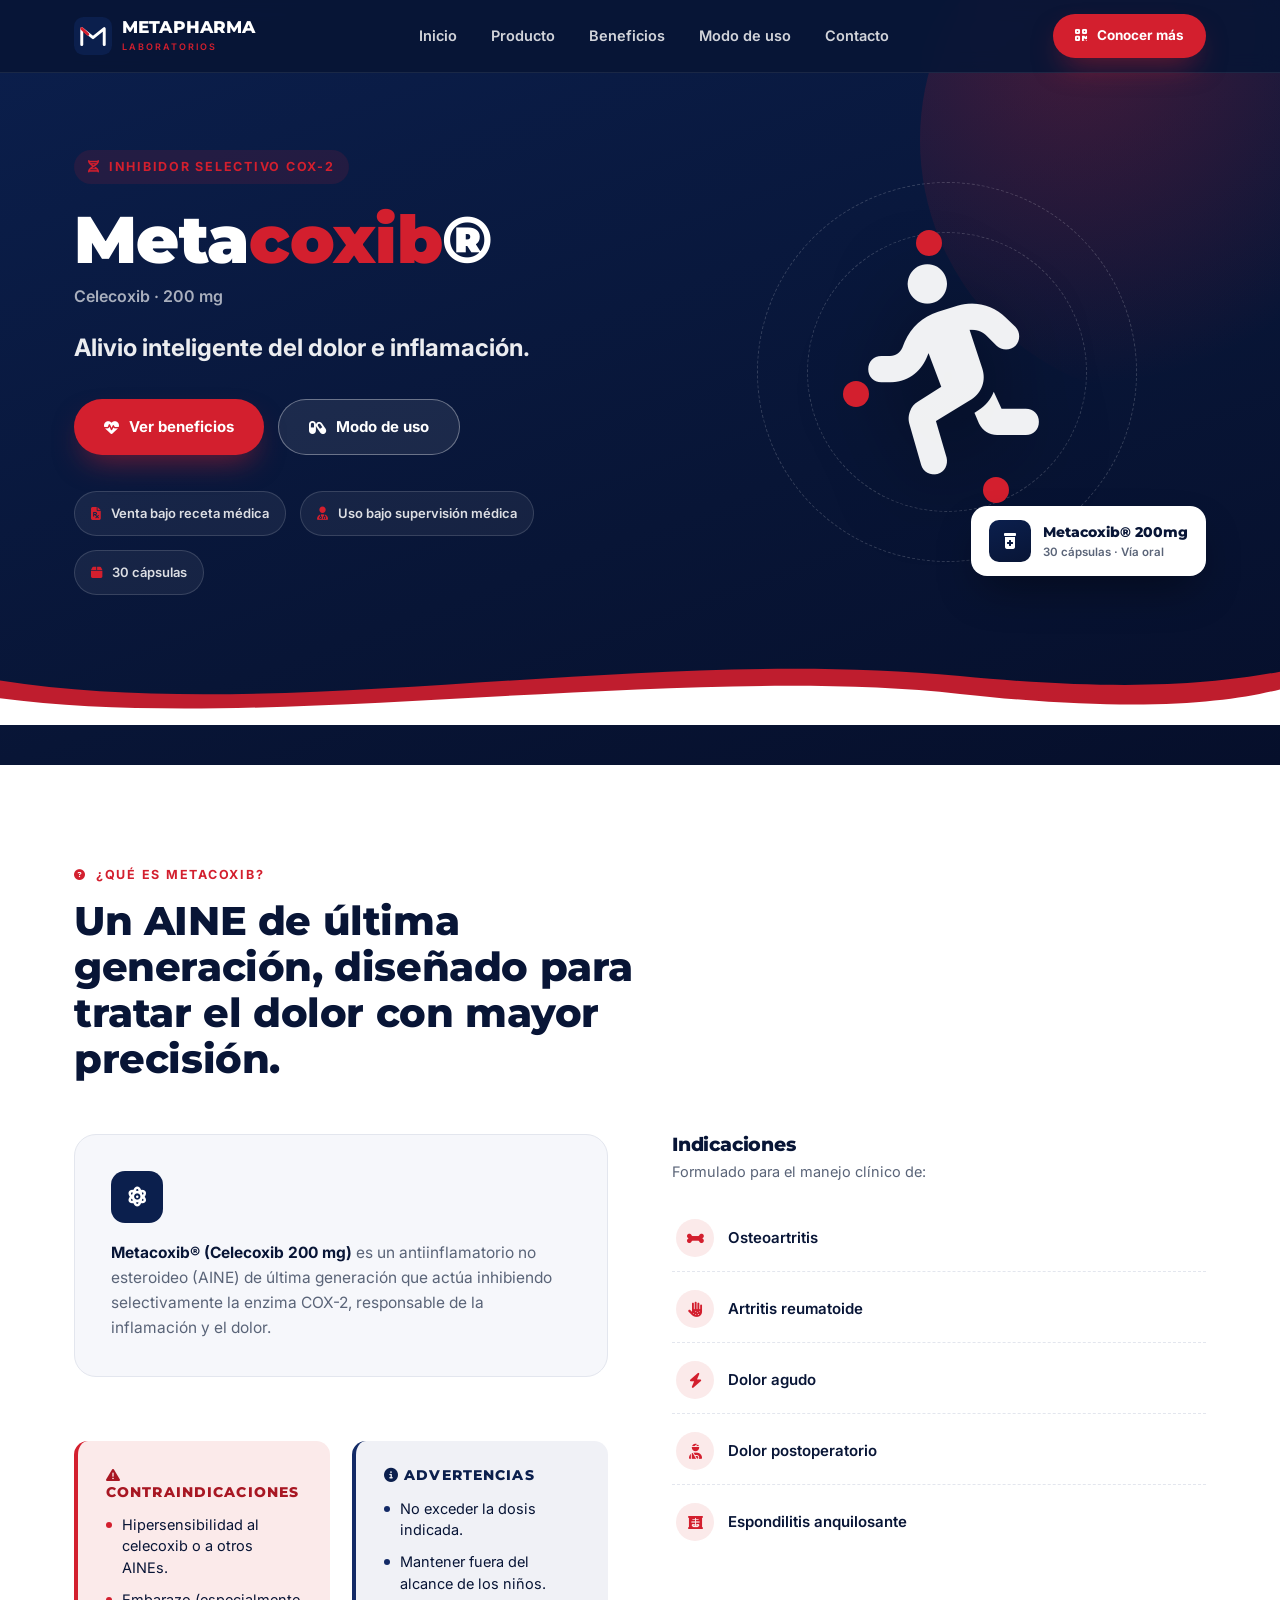
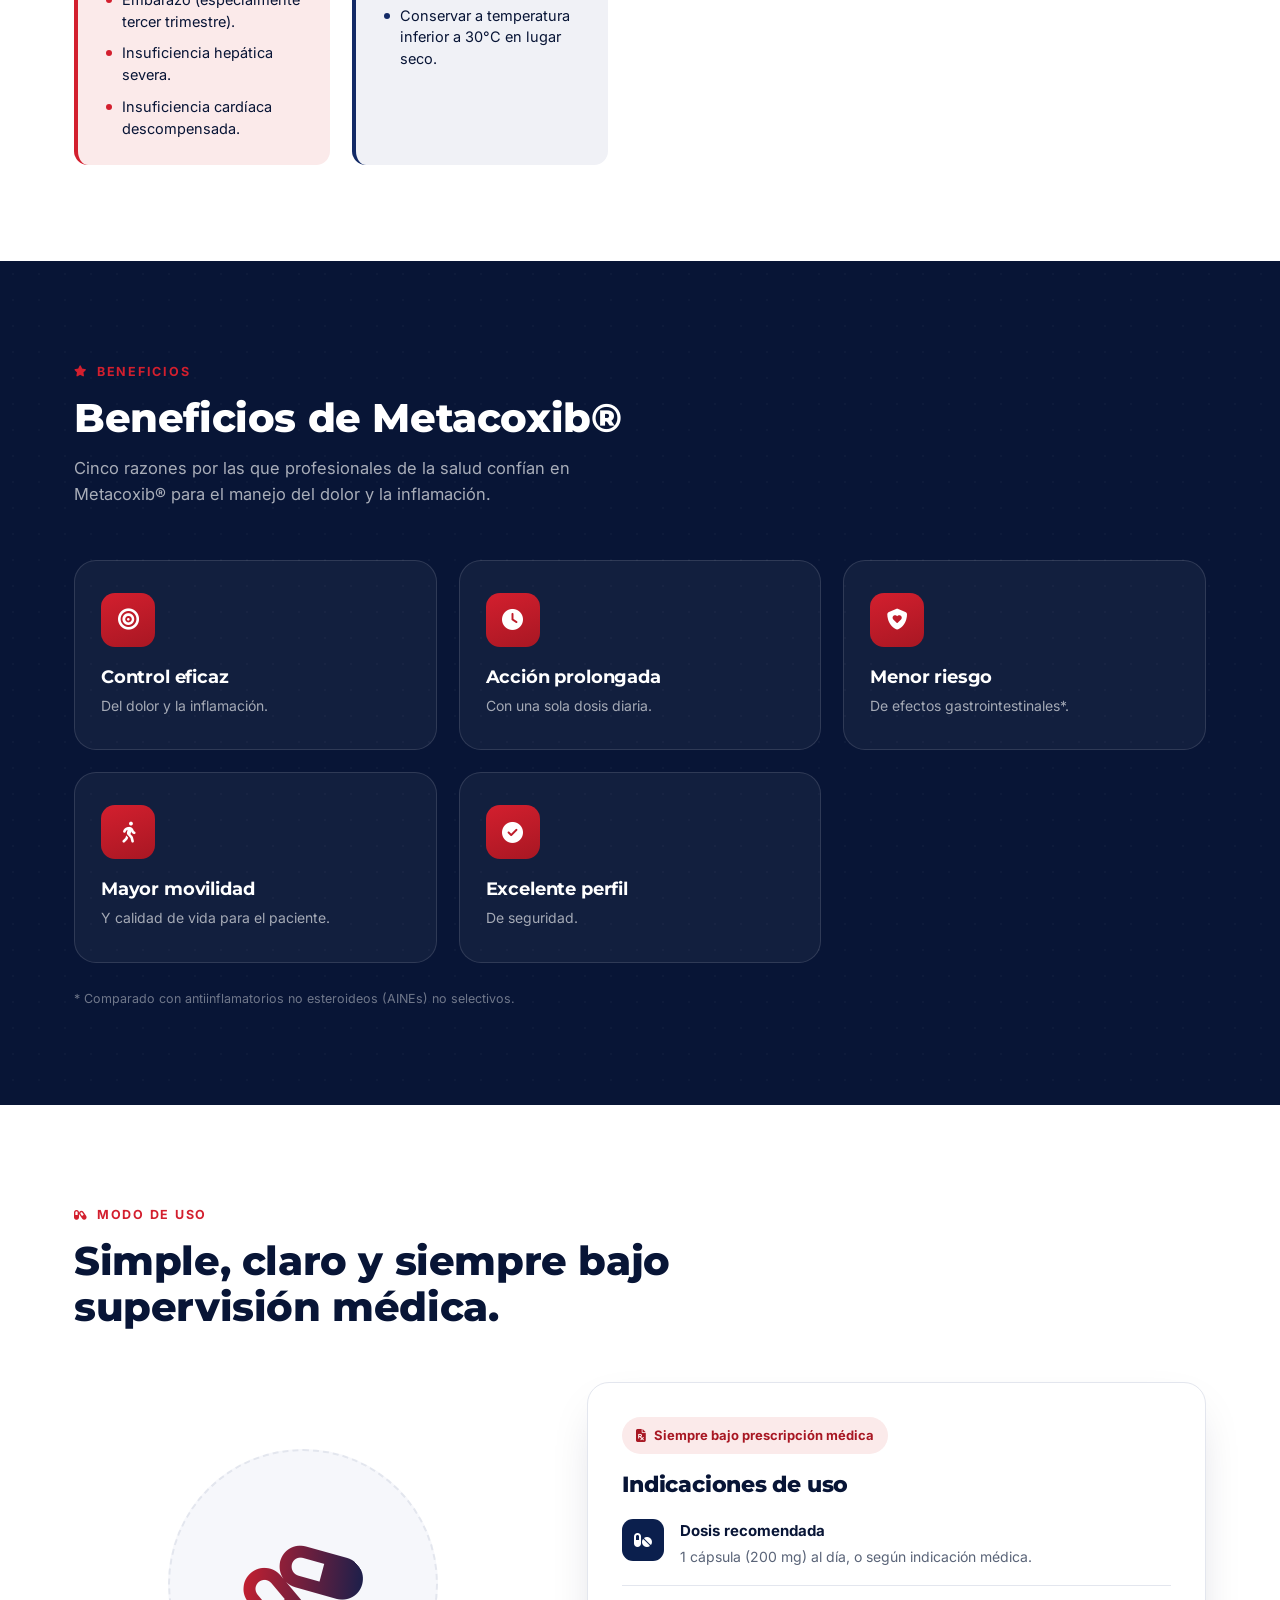
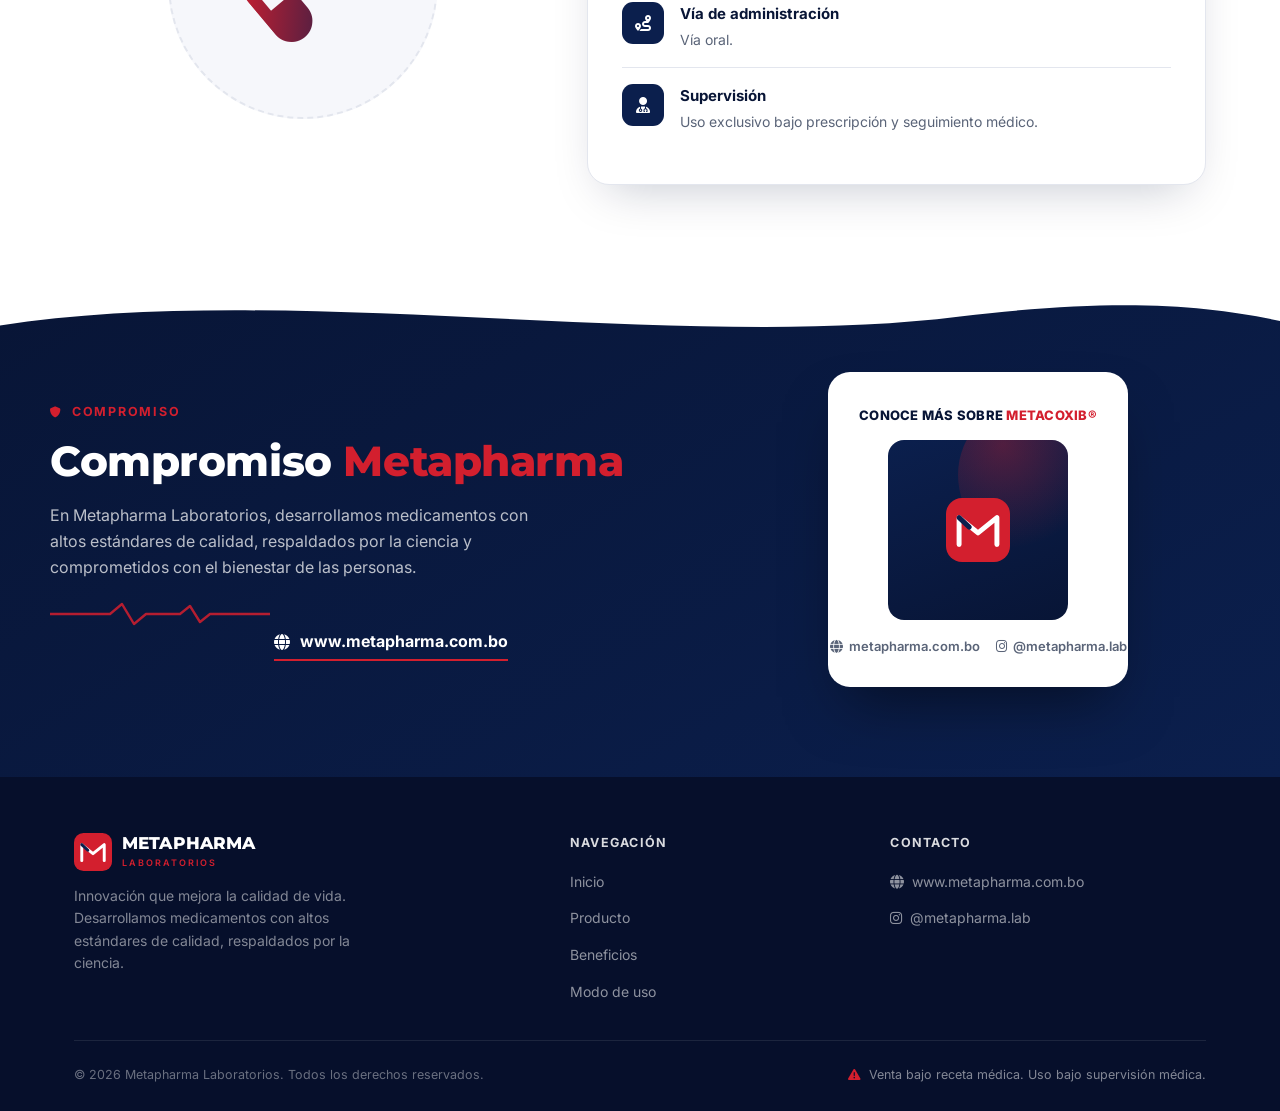
<file: index.html>
<!DOCTYPE html>
<html lang="es">
<head>
<meta charset="UTF-8">
<meta name="viewport" content="width=device-width, initial-scale=1.0">
<title>Metacoxib® | Metapharma Laboratorios</title>
<meta name="description" content="Metacoxib® (Celecoxib 200 mg) — Inhibidor selectivo COX-2. Alivio inteligente del dolor e inflamación. Metapharma Laboratorios.">
<link rel="preconnect" href="https://fonts.googleapis.com">
<link rel="preconnect" href="https://fonts.gstatic.com" crossorigin>
<link href="https://fonts.googleapis.com/css2?family=Montserrat:wght@500;700;800;900&family=Inter:wght@400;500;600;700&display=swap" rel="stylesheet">
<link rel="stylesheet" href="https://cdnjs.cloudflare.com/ajax/libs/font-awesome/6.5.1/css/all.min.css">
<style>
  :root{
    --navy-900:#081536;
    --navy-800:#0B1F4D;
    --navy-700:#132a66;
    --navy-600:#1d3a86;
    --red-600:#D31F2E;
    --red-700:#A81723;
    --red-050:#FBEAEA;
    --white:#FFFFFF;
    --off-white:#F6F7FB;
    --gray-600:#5A6478;
    --gray-300:#E3E6EE;
    --gray-100:#F0F1F6;
    --shadow-soft: 0 20px 50px -20px rgba(8,21,54,0.25);
    --radius-lg: 22px;
    --radius-md: 14px;
  }
  *{box-sizing:border-box; margin:0; padding:0;}
  html{scroll-behavior:smooth;}
  body{
    font-family:'Inter', sans-serif;
    color:var(--navy-900);
    background:var(--white);
    line-height:1.6;
    overflow-x:hidden;
  }
  h1,h2,h3,h4{
    font-family:'Montserrat', sans-serif;
    line-height:1.15;
    letter-spacing:-0.01em;
  }
  img{max-width:100%; display:block;}
  a{text-decoration:none; color:inherit;}
  ul{list-style:none;}
  .container{
    width:100%;
    max-width:1180px;
    margin:0 auto;
    padding:0 24px;
  }
  .eyebrow{
    display:inline-flex;
    align-items:center;
    gap:8px;
    font-family:'Inter', sans-serif;
    font-weight:700;
    font-size:12.5px;
    letter-spacing:0.14em;
    text-transform:uppercase;
  }
  .btn{
    display:inline-flex;
    align-items:center;
    justify-content:center;
    gap:10px;
    padding:15px 30px;
    border-radius:100px;
    font-weight:700;
    font-size:15px;
    font-family:'Inter', sans-serif;
    cursor:pointer;
    border:none;
    transition:transform .25s ease, box-shadow .25s ease, background .25s ease;
    white-space:nowrap;
  }
  .btn-primary{
    background:var(--red-600);
    color:var(--white);
    box-shadow:0 14px 30px -10px rgba(211,31,46,0.55);
  }
  .btn-primary:hover{ transform:translateY(-2px); box-shadow:0 18px 34px -8px rgba(211,31,46,0.6); }
  .btn-ghost{
    background:rgba(255,255,255,0.08);
    color:var(--white);
    border:1.5px solid rgba(255,255,255,0.35);
  }
  .btn-ghost:hover{ background:rgba(255,255,255,0.16); transform:translateY(-2px); }

  /* ---------- Utility divider (EKG pulse line) ---------- */
  .pulse-divider{
    width:100%;
    max-width:220px;
    height:24px;
    margin:22px auto;
    opacity:0.85;
  }
  .pulse-divider path{
    fill:none;
    stroke:var(--red-600);
    stroke-width:2.4;
    stroke-linecap:round;
    stroke-linejoin:round;
  }

  /* =========================================================
     HEADER / NAV
  ========================================================= */
  header{
    position:fixed;
    top:0; left:0; right:0;
    z-index:1000;
    background:rgba(8,21,54,0.92);
    backdrop-filter:blur(10px);
    border-bottom:1px solid rgba(255,255,255,0.08);
  }
  .nav-wrap{
    display:flex;
    align-items:center;
    justify-content:space-between;
    padding:14px 24px;
    max-width:1180px;
    margin:0 auto;
  }
  .brand{ display:flex; align-items:center; gap:10px; }
  .brand-mark{ width:38px; height:38px; flex-shrink:0; }
  .brand-text{ line-height:1.05; }
  .brand-text .name{
    font-family:'Montserrat', sans-serif;
    font-weight:800;
    font-size:16.5px;
    color:var(--white);
    letter-spacing:0.01em;
  }
  .brand-text .sub{
    font-family:'Inter', sans-serif;
    font-weight:600;
    font-size:9px;
    letter-spacing:0.22em;
    color:var(--red-600);
  }
  nav.links{ display:flex; align-items:center; gap:34px; }
  nav.links a{
    color:rgba(255,255,255,0.82);
    font-weight:600;
    font-size:14.5px;
    transition:color .2s ease;
    position:relative;
  }
  nav.links a:hover{ color:var(--white); }
  .nav-cta{ display:flex; align-items:center; gap:16px; }
  .nav-cta .btn{ padding:11px 22px; font-size:13.5px; }
  .burger{
    display:none;
    width:42px; height:42px;
    border-radius:10px;
    background:rgba(255,255,255,0.08);
    border:1px solid rgba(255,255,255,0.15);
    color:var(--white);
    font-size:18px;
    cursor:pointer;
    align-items:center; justify-content:center;
  }
  .mobile-menu{
    display:none;
    flex-direction:column;
    background:var(--navy-800);
    padding:10px 24px 26px;
    border-top:1px solid rgba(255,255,255,0.08);
  }
  .mobile-menu.open{ display:flex; }
  .mobile-menu a{
    color:rgba(255,255,255,0.88);
    font-weight:600;
    padding:13px 4px;
    border-bottom:1px solid rgba(255,255,255,0.08);
    font-size:15px;
  }
  .mobile-menu .btn{ margin-top:16px; width:100%; }

  /* =========================================================
     HERO
  ========================================================= */
  .hero{
    position:relative;
    background:linear-gradient(160deg, var(--navy-800) 0%, var(--navy-900) 62%, #060f2b 100%);
    color:var(--white);
    padding:150px 0 40px;
    overflow:hidden;
  }
  .hero::before{
    content:"";
    position:absolute;
    top:-120px; right:-160px;
    width:520px; height:520px;
    border-radius:50%;
    background:radial-gradient(circle at 30% 30%, rgba(211,31,46,0.28), transparent 68%);
    pointer-events:none;
  }
  .hero-grid{
    display:grid;
    grid-template-columns:1.05fr 0.95fr;
    gap:40px;
    align-items:center;
    position:relative;
    z-index:2;
  }
  .hero-copy .eyebrow{ color:var(--red-600); background:rgba(211,31,46,0.12); padding:7px 14px; border-radius:100px; }
  .hero-copy h1{
    font-size:clamp(40px, 6vw, 66px);
    font-weight:900;
    margin-top:18px;
    color:var(--white);
  }
  .hero-copy h1 span{ color:var(--red-600); }
  .hero-copy .molecule{
    font-family:'Inter', sans-serif;
    font-weight:600;
    font-size:16px;
    color:rgba(255,255,255,0.65);
    margin-top:6px;
  }
  .hero-copy .headline{
    font-size:clamp(19px, 2.4vw, 24px);
    font-weight:700;
    color:rgba(255,255,255,0.92);
    margin-top:22px;
    max-width:480px;
    line-height:1.4;
  }
  .hero-actions{ display:flex; gap:14px; margin-top:34px; flex-wrap:wrap; }
  .hero-badges{ display:flex; gap:14px; margin-top:36px; flex-wrap:wrap; }
  .hero-badge{
    display:flex; align-items:center; gap:10px;
    background:rgba(255,255,255,0.06);
    border:1px solid rgba(255,255,255,0.14);
    padding:11px 16px;
    border-radius:100px;
    font-size:13px;
    font-weight:600;
    color:rgba(255,255,255,0.85);
  }
  .hero-badge i{ color:var(--red-600); }

  .hero-visual{
    position:relative;
    display:flex;
    align-items:center;
    justify-content:center;
    min-height:420px;
  }
  .figure-ring{
    position:absolute;
    width:380px; height:380px;
    border-radius:50%;
    border:1.5px dashed rgba(255,255,255,0.18);
  }
  .figure-ring.inner{ width:280px; height:280px; }
  .runner{
    position:relative;
    font-size:210px;
    color:rgba(255,255,255,0.94);
    filter:drop-shadow(0 20px 40px rgba(0,0,0,0.35));
    z-index:2;
  }
  .runner .fa-person-running{ transform:scaleX(-1); }
  .pain-point{
    position:absolute;
    width:26px; height:26px;
    border-radius:50%;
    background:var(--red-600);
    box-shadow:0 0 0 0 rgba(211,31,46,0.6);
    animation:pulseDot 2.2s infinite;
    z-index:3;
  }
  .pain-point.p1{ top:16%; left:44%; }
  .pain-point.p2{ top:52%; left:30%; }
  .pain-point.p3{ top:75%; left:57%; }
  @keyframes pulseDot{
    0%{ box-shadow:0 0 0 0 rgba(211,31,46,0.55); }
    70%{ box-shadow:0 0 0 16px rgba(211,31,46,0); }
    100%{ box-shadow:0 0 0 0 rgba(211,31,46,0); }
  }
  .product-chip{
    position:absolute;
    bottom:6px; right:0;
    background:var(--white);
    color:var(--navy-900);
    border-radius:16px;
    padding:14px 18px;
    display:flex; align-items:center; gap:12px;
    box-shadow:0 20px 45px -12px rgba(0,0,0,0.45);
    z-index:4;
  }
  .product-chip .box-icon{
    width:42px; height:42px;
    border-radius:10px;
    background:linear-gradient(160deg, var(--navy-800), var(--navy-900));
    display:flex; align-items:center; justify-content:center;
    color:var(--white); font-size:16px;
  }
  .product-chip strong{ display:block; font-size:14px; font-family:'Montserrat',sans-serif; font-weight:800;}
  .product-chip span{ display:block; font-size:11.5px; color:var(--gray-600); font-weight:600;}

  .wave-bottom{ display:block; width:100%; line-height:0; margin-top:50px; position:relative; z-index:2; }
  .wave-bottom svg{ width:100%; height:auto; display:block; }

  /* =========================================================
     SECTION HEADINGS (shared)
  ========================================================= */
  .section{ padding:96px 0; }
  .section.tight{ padding:76px 0; }
  .section-tag{
    display:inline-flex; align-items:center; gap:9px;
    color:var(--red-600); font-weight:700; font-size:12.5px;
    letter-spacing:0.14em; text-transform:uppercase;
  }
  .section-tag i{ font-size:11px; }
  .section-title{
    font-size:clamp(28px, 3.6vw, 40px);
    font-weight:800;
    color:var(--navy-900);
    margin-top:12px;
    max-width:640px;
  }
  .section-lead{
    color:var(--gray-600);
    font-size:16.5px;
    max-width:560px;
    margin-top:14px;
  }

  /* =========================================================
     QUE ES METACOXIB
  ========================================================= */
  .about-grid{
    display:grid;
    grid-template-columns: 1fr 1fr;
    gap:64px;
    align-items:start;
    margin-top:52px;
  }
  .about-card{
    background:var(--off-white);
    border-radius:var(--radius-lg);
    padding:36px;
    border:1px solid var(--gray-300);
  }
  .about-card .icon-badge{
    width:52px; height:52px;
    border-radius:14px;
    background:var(--navy-800);
    color:var(--white);
    display:flex; align-items:center; justify-content:center;
    font-size:20px;
    margin-bottom:18px;
  }
  .about-card p{ color:var(--gray-600); font-size:15.5px; }
  .about-card p strong{ color:var(--navy-900); }

  .indic-list{ margin-top:22px; display:flex; flex-direction:column; gap:4px; }
  .indic-item{
    display:flex; align-items:center; gap:14px;
    padding:14px 4px;
    border-bottom:1px dashed var(--gray-300);
  }
  .indic-item:last-child{ border-bottom:none; }
  .indic-item .dot{
    width:38px; height:38px; flex-shrink:0;
    border-radius:50%;
    background:var(--red-050);
    color:var(--red-600);
    display:flex; align-items:center; justify-content:center;
    font-size:15px;
  }
  .indic-item span{ font-weight:600; font-size:15px; color:var(--navy-900); }

  .caution-row{
    display:grid;
    grid-template-columns:1fr 1fr;
    gap:22px;
    margin-top:64px;
  }
  .caution-card{
    border-radius:var(--radius-md);
    padding:26px 28px;
    border-left:4px solid var(--red-600);
    background:var(--red-050);
  }
  .caution-card.warn{
    border-left-color:var(--navy-700);
    background:var(--gray-100);
  }
  .caution-card h4{
    font-size:14px; letter-spacing:0.08em; text-transform:uppercase;
    color:var(--red-700); margin-bottom:14px; font-weight:800;
  }
  .caution-card.warn h4{ color:var(--navy-800); }
  .caution-card ul{ display:flex; flex-direction:column; gap:10px; }
  .caution-card li{
    font-size:14.5px; color:var(--navy-900);
    display:flex; gap:10px; align-items:flex-start;
    line-height:1.5;
  }
  .caution-card li::before{
    content:"";
    width:6px; height:6px;
    border-radius:50%;
    background:var(--red-600);
    margin-top:8px;
    flex-shrink:0;
  }
  .caution-card.warn li::before{ background:var(--navy-700); }

  /* =========================================================
     BENEFICIOS
  ========================================================= */
  .benefits-section{ background:var(--navy-900); color:var(--white); position:relative; overflow:hidden;}
  .benefits-section::before{
    content:"";
    position:absolute; inset:0;
    background-image:radial-gradient(rgba(255,255,255,0.06) 1px, transparent 1px);
    background-size:26px 26px;
    opacity:0.4;
    pointer-events:none;
  }
  .benefits-section .section-tag{ color:var(--red-600); }
  .benefits-section .section-title{ color:var(--white); }
  .benefits-section .section-lead{ color:rgba(255,255,255,0.65); }
  .benefits-grid{
    position:relative; z-index:2;
    display:grid;
    grid-template-columns:repeat(3, 1fr);
    gap:22px;
    margin-top:52px;
  }
  .benefit-card{
    background:rgba(255,255,255,0.045);
    border:1px solid rgba(255,255,255,0.12);
    border-radius:var(--radius-lg);
    padding:32px 26px;
    transition:transform .25s ease, background .25s ease;
  }
  .benefit-card:hover{ transform:translateY(-6px); background:rgba(255,255,255,0.08); }
  .benefit-card .b-icon{
    width:54px; height:54px;
    border-radius:14px;
    background:linear-gradient(160deg, var(--red-600), var(--red-700));
    color:var(--white);
    display:flex; align-items:center; justify-content:center;
    font-size:21px;
    margin-bottom:20px;
  }
  .benefit-card h3{ font-size:17.5px; font-weight:700; margin-bottom:8px; }
  .benefit-card p{ font-size:14px; color:rgba(255,255,255,0.62); }
  .benefit-card.span2{ grid-column:span 1; }
  .benefits-footnote{
    margin-top:26px; font-size:12.5px; color:rgba(255,255,255,0.42);
    position:relative; z-index:2;
  }

  /* =========================================================
     MODO DE USO
  ========================================================= */
  .use-grid{
    display:grid;
    grid-template-columns:0.85fr 1.15fr;
    gap:56px;
    align-items:center;
    margin-top:52px;
  }
  .capsule-visual{
    display:flex; align-items:center; justify-content:center;
    position:relative;
  }
  .capsule-circle{
    width:270px; height:270px;
    border-radius:50%;
    background:var(--off-white);
    border:2px dashed var(--gray-300);
    display:flex; align-items:center; justify-content:center;
    position:relative;
  }
  .capsule-circle i{
    font-size:96px;
    background:linear-gradient(135deg, var(--red-600), var(--navy-800));
    -webkit-background-clip:text;
    background-clip:text;
    color:transparent;
    transform:rotate(-40deg);
  }
  .use-detail-card{
    background:var(--white);
    border:1px solid var(--gray-300);
    border-radius:var(--radius-lg);
    box-shadow:var(--shadow-soft);
    padding:34px;
  }
  .use-detail-card .rx-tag{
    display:inline-flex; align-items:center; gap:8px;
    background:var(--red-050); color:var(--red-700);
    font-weight:700; font-size:13px;
    padding:8px 14px; border-radius:100px;
    margin-bottom:18px;
  }
  .use-detail-card h3{ font-size:22px; font-weight:800; margin-bottom:22px; }
  .use-fact{ display:flex; gap:16px; padding:16px 0; border-top:1px solid var(--gray-300); }
  .use-fact:first-of-type{ border-top:none; padding-top:0; }
  .use-fact .icon{
    width:42px; height:42px; flex-shrink:0; border-radius:11px;
    background:var(--navy-800); color:var(--white);
    display:flex; align-items:center; justify-content:center; font-size:16px;
  }
  .use-fact strong{ display:block; font-size:15px; margin-bottom:3px; }
  .use-fact p{ font-size:14px; color:var(--gray-600); }

  /* =========================================================
     COMPROMISO
  ========================================================= */
  .commitment{
    position:relative;
    background:linear-gradient(150deg, var(--navy-900) 0%, var(--navy-800) 100%);
    color:var(--white);
    overflow:hidden;
  }
  .commitment .wave-top{ line-height:0; }
  .commitment .wave-top svg{ width:100%; display:block; }
  .commitment-inner{
    display:grid;
    grid-template-columns:1.1fr 0.9fr;
    gap:60px;
    align-items:center;
    padding:20px 0 90px;
  }
  .commitment-copy .section-tag{ color:var(--red-600); }
  .commitment-copy h2{
    font-size:clamp(30px, 4vw, 42px);
    font-weight:800; margin-top:14px; color:var(--white);
  }
  .commitment-copy h2 span{ color:var(--red-600); }
  .commitment-copy p{
    margin-top:18px; color:rgba(255,255,255,0.72);
    font-size:16px; max-width:480px;
  }
  .commitment-copy .pulse-divider{ margin-left:0; }
  .commitment-copy .site-link{
    margin-top:26px;
    display:inline-flex; align-items:center; gap:10px;
    font-weight:700; color:var(--white);
    border-bottom:2px solid var(--red-600);
    padding-bottom:4px;
  }
  .qr-box{
    background:var(--white);
    border-radius:var(--radius-lg);
    padding:30px;
    color:var(--navy-900);
    box-shadow:0 30px 60px -20px rgba(0,0,0,0.5);
    text-align:center;
    max-width:300px;
    margin-left:auto;
    margin-right:auto;
  }
  .qr-box .tag{
    display:inline-block;
    font-weight:800; font-size:13px;
    letter-spacing:0.02em;
    margin-bottom:16px;
    line-height:1.4;
  }
  .qr-box .tag .hl{ color:var(--red-600); }
  .brand-visual{
    width:180px; height:180px;
    margin:0 auto 16px;
    border-radius:16px;
    background:linear-gradient(160deg, var(--navy-800) 0%, var(--navy-900) 100%);
    display:flex;
    align-items:center;
    justify-content:center;
    position:relative;
    overflow:hidden;
  }
  .brand-visual::before{
    content:"";
    position:absolute;
    top:-40px; right:-40px;
    width:150px; height:150px;
    border-radius:50%;
    background:radial-gradient(circle at 30% 30%, rgba(211,31,46,0.35), transparent 70%);
  }
  .brand-visual-mark{
    width:64px; height:64px;
    position:relative;
    z-index:2;
  }
  .brand-visual-mark svg{ width:100%; height:100%; }

  .qr-box .socials{
    display:flex; align-items:center; justify-content:center; gap:16px;
    margin-top:8px;
  }
  .qr-box .socials a{
    font-size:13px; font-weight:600; color:var(--gray-600);
    display:flex; align-items:center; gap:6px;
  }

  /* =========================================================
     FOOTER
  ========================================================= */
  footer{ background:#060f2b; color:rgba(255,255,255,0.65); padding:56px 0 26px; }
  .footer-grid{
    display:grid;
    grid-template-columns:1.3fr 0.8fr 0.9fr;
    gap:40px;
    padding-bottom:36px;
    border-bottom:1px solid rgba(255,255,255,0.09);
  }
  .footer-brand .brand{ margin-bottom:14px; }
  .footer-brand p{ font-size:14px; max-width:320px; color:rgba(255,255,255,0.5); }
  .footer-col h5{
    font-family:'Inter',sans-serif; font-size:12.5px; font-weight:700;
    letter-spacing:0.1em; text-transform:uppercase; color:rgba(255,255,255,0.85);
    margin-bottom:16px;
  }
  .footer-col ul{ display:flex; flex-direction:column; gap:11px; }
  .footer-col a{ font-size:14px; color:rgba(255,255,255,0.55); transition:color .2s ease; }
  .footer-col a:hover{ color:var(--white); }
  .footer-bottom{
    display:flex; align-items:center; justify-content:space-between;
    padding-top:24px; flex-wrap:wrap; gap:10px;
    font-size:12.5px; color:rgba(255,255,255,0.4);
  }
  .footer-bottom .disclaimer{
    display:flex; align-items:center; gap:8px;
    color:rgba(255,255,255,0.5);
  }
  .footer-bottom .disclaimer i{ color:var(--red-600); }

  /* =========================================================
     RESPONSIVE
  ========================================================= */
  @media (max-width: 980px){
    nav.links{ display:none; }
    .nav-cta .btn{ display:none; }
    .burger{ display:flex; }
    .hero-grid{ grid-template-columns:1fr; }
    .hero-visual{ order:-1; min-height:340px; }
    .runner{ font-size:150px; }
    .about-grid{ grid-template-columns:1fr; gap:44px; }
    .caution-row{ grid-template-columns:1fr; }
    .benefits-grid{ grid-template-columns:repeat(2, 1fr); }
    .use-grid{ grid-template-columns:1fr; }
    .commitment-inner{ grid-template-columns:1fr; padding-bottom:60px; }
    .qr-box{ margin-top:10px; }
    .footer-grid{ grid-template-columns:1fr 1fr; }
    .footer-brand{ grid-column:1 / -1; }
  }
  @media (max-width: 600px){
    .section{ padding:64px 0; }
    .hero{ padding-top:120px; }
    .benefits-grid{ grid-template-columns:1fr; }
    .hero-actions{ flex-direction:column; align-items:stretch; }
    .hero-badges{ flex-direction:column; }
    .product-chip{ position:relative; bottom:auto; right:auto; margin-top:20px; }
    .footer-grid{ grid-template-columns:1fr; }
    .footer-bottom{ flex-direction:column; align-items:flex-start; }
    .use-fact{ flex-direction:row; }
  }

  :focus-visible{ outline:2.5px solid var(--red-600); outline-offset:3px; }
</style>
</head>
<body>

<!-- ========================= HEADER ========================= -->
<header>
  <div class="nav-wrap">
    <a href="#inicio" class="brand">
      <svg class="brand-mark" viewBox="0 0 44 44" fill="none" xmlns="http://www.w3.org/2000/svg">
        <rect width="44" height="44" rx="11" fill="#0B1F4D"/>
        <path d="M9 32V13.5L22 24L35 13.5V32" stroke="#FFFFFF" stroke-width="3.4" stroke-linecap="round" stroke-linejoin="round"/>
        <path d="M9 13.5L16 20" stroke="#D31F2E" stroke-width="3.4" stroke-linecap="round" stroke-linejoin="round"/>
      </svg>
      <span class="brand-text">
        <span class="name">METAPHARMA</span><br>
        <span class="sub">LABORATORIOS</span>
      </span>
    </a>
    <nav class="links">
      <a href="#inicio">Inicio</a>
      <a href="#producto">Producto</a>
      <a href="#beneficios">Beneficios</a>
      <a href="#modo-uso">Modo de uso</a>
      <a href="#contacto">Contacto</a>
    </nav>
    <div class="nav-cta">
      <a href="#contacto" class="btn btn-primary"><i class="fa-solid fa-qrcode"></i> Conocer más</a>
      <button class="burger" id="burgerBtn" aria-label="Abrir menú"><i class="fa-solid fa-bars"></i></button>
    </div>
  </div>
  <div class="mobile-menu" id="mobileMenu">
    <a href="#inicio">Inicio</a>
    <a href="#producto">Producto</a>
    <a href="#beneficios">Beneficios</a>
    <a href="#modo-uso">Modo de uso</a>
    <a href="#contacto">Contacto</a>
    <a href="#contacto" class="btn btn-primary">Conocer más</a>
  </div>
</header>

<!-- ========================= HERO ========================= -->
<section class="hero" id="inicio">
  <div class="container hero-grid">
    <div class="hero-copy">
      <span class="eyebrow"><i class="fa-solid fa-dna"></i> Inhibidor selectivo COX-2</span>
      <h1>Meta<span>coxib</span>®</h1>
      <p class="molecule">Celecoxib · 200 mg</p>
      <p class="headline">Alivio inteligente del dolor e inflamación.</p>
      <div class="hero-actions">
        <a href="#beneficios" class="btn btn-primary"><i class="fa-solid fa-heart-pulse"></i> Ver beneficios</a>
        <a href="#modo-uso" class="btn btn-ghost"><i class="fa-solid fa-capsules"></i> Modo de uso</a>
      </div>
      <div class="hero-badges">
        <span class="hero-badge"><i class="fa-solid fa-file-prescription"></i> Venta bajo receta médica</span>
        <span class="hero-badge"><i class="fa-solid fa-user-doctor"></i> Uso bajo supervisión médica</span>
        <span class="hero-badge"><i class="fa-solid fa-box"></i> 30 cápsulas</span>
      </div>
    </div>
    <div class="hero-visual">
      <div class="figure-ring"></div>
      <div class="figure-ring inner"></div>
      <div class="runner"><i class="fa-solid fa-person-running"></i></div>
      <span class="pain-point p1"></span>
      <span class="pain-point p2"></span>
      <span class="pain-point p3"></span>
      <div class="product-chip">
        <div class="box-icon"><i class="fa-solid fa-prescription-bottle-medical"></i></div>
        <div>
          <strong>Metacoxib® 200mg</strong>
          <span>30 cápsulas · Vía oral</span>
        </div>
      </div>
    </div>
  </div>
  <div class="wave-bottom">
    <svg viewBox="0 0 1440 90" preserveAspectRatio="none">
      <path d="M0,40 C320,90 720,0 1080,35 C1260,52 1360,45 1440,30 L1440,90 L0,90 Z" fill="#D31F2E" opacity="0.9"/>
      <path d="M0,60 C300,100 760,20 1080,55 C1280,77 1380,65 1440,50 L1440,100 L0,100 Z" fill="#FFFFFF"/>
    </svg>
  </div>
</section>

<!-- ========================= QUE ES METACOXIB ========================= -->
<section class="section" id="producto">
  <div class="container">
    <span class="section-tag"><i class="fa-solid fa-circle-question"></i> ¿Qué es Metacoxib?</span>
    <h2 class="section-title">Un AINE de última generación, diseñado para tratar el dolor con mayor precisión.</h2>

    <div class="about-grid">
      <div>
        <div class="about-card">
          <div class="icon-badge"><i class="fa-solid fa-atom"></i></div>
          <p><strong>Metacoxib® (Celecoxib 200 mg)</strong> es un antiinflamatorio no esteroideo (AINE) de última generación que actúa inhibiendo selectivamente la enzima COX-2, responsable de la inflamación y el dolor.</p>
        </div>

        <div class="caution-row">
          <div class="caution-card">
            <h4><i class="fa-solid fa-triangle-exclamation"></i> Contraindicaciones</h4>
            <ul>
              <li>Hipersensibilidad al celecoxib o a otros AINEs.</li>
              <li>Embarazo (especialmente tercer trimestre).</li>
              <li>Insuficiencia hepática severa.</li>
              <li>Insuficiencia cardíaca descompensada.</li>
            </ul>
          </div>
          <div class="caution-card warn">
            <h4><i class="fa-solid fa-circle-info"></i> Advertencias</h4>
            <ul>
              <li>No exceder la dosis indicada.</li>
              <li>Mantener fuera del alcance de los niños.</li>
              <li>Conservar a temperatura inferior a 30°C en lugar seco.</li>
            </ul>
          </div>
        </div>
      </div>

      <div>
        <h3 style="font-size:19px; font-weight:800; margin-bottom:4px;">Indicaciones</h3>
        <p style="color:var(--gray-600); font-size:14.5px;">Formulado para el manejo clínico de:</p>
        <div class="indic-list">
          <div class="indic-item"><span class="dot"><i class="fa-solid fa-bone"></i></span><span>Osteoartritis</span></div>
          <div class="indic-item"><span class="dot"><i class="fa-solid fa-hand-dots"></i></span><span>Artritis reumatoide</span></div>
          <div class="indic-item"><span class="dot"><i class="fa-solid fa-bolt"></i></span><span>Dolor agudo</span></div>
          <div class="indic-item"><span class="dot"><i class="fa-solid fa-user-injured"></i></span><span>Dolor postoperatorio</span></div>
          <div class="indic-item"><span class="dot"><i class="fa-solid fa-x-ray"></i></span><span>Espondilitis anquilosante</span></div>
        </div>
      </div>
    </div>
  </div>
</section>

<!-- ========================= BENEFICIOS ========================= -->
<section class="section benefits-section" id="beneficios">
  <div class="container">
    <span class="section-tag"><i class="fa-solid fa-star"></i> Beneficios</span>
    <h2 class="section-title">Beneficios de Metacoxib®</h2>
    <p class="section-lead">Cinco razones por las que profesionales de la salud confían en Metacoxib® para el manejo del dolor y la inflamación.</p>

    <div class="benefits-grid">
      <div class="benefit-card">
        <div class="b-icon"><i class="fa-solid fa-bullseye"></i></div>
        <h3>Control eficaz</h3>
        <p>Del dolor y la inflamación.</p>
      </div>
      <div class="benefit-card">
        <div class="b-icon"><i class="fa-solid fa-clock"></i></div>
        <h3>Acción prolongada</h3>
        <p>Con una sola dosis diaria.</p>
      </div>
      <div class="benefit-card">
        <div class="b-icon"><i class="fa-solid fa-shield-heart"></i></div>
        <h3>Menor riesgo</h3>
        <p>De efectos gastrointestinales*.</p>
      </div>
      <div class="benefit-card">
        <div class="b-icon"><i class="fa-solid fa-person-walking"></i></div>
        <h3>Mayor movilidad</h3>
        <p>Y calidad de vida para el paciente.</p>
      </div>
      <div class="benefit-card">
        <div class="b-icon"><i class="fa-solid fa-circle-check"></i></div>
        <h3>Excelente perfil</h3>
        <p>De seguridad.</p>
      </div>
    </div>
    <p class="benefits-footnote">* Comparado con antiinflamatorios no esteroideos (AINEs) no selectivos.</p>
  </div>
</section>

<!-- ========================= MODO DE USO ========================= -->
<section class="section" id="modo-uso">
  <div class="container">
    <span class="section-tag"><i class="fa-solid fa-capsules"></i> Modo de uso</span>
    <h2 class="section-title">Simple, claro y siempre bajo supervisión médica.</h2>

    <div class="use-grid">
      <div class="capsule-visual">
        <div class="capsule-circle">
          <i class="fa-solid fa-capsules"></i>
        </div>
      </div>
      <div class="use-detail-card">
        <span class="rx-tag"><i class="fa-solid fa-file-prescription"></i> Siempre bajo prescripción médica</span>
        <h3>Indicaciones de uso</h3>

        <div class="use-fact">
          <div class="icon"><i class="fa-solid fa-pills"></i></div>
          <div>
            <strong>Dosis recomendada</strong>
            <p>1 cápsula (200 mg) al día, o según indicación médica.</p>
          </div>
        </div>
        <div class="use-fact">
          <div class="icon"><i class="fa-solid fa-route"></i></div>
          <div>
            <strong>Vía de administración</strong>
            <p>Vía oral.</p>
          </div>
        </div>
        <div class="use-fact">
          <div class="icon"><i class="fa-solid fa-user-doctor"></i></div>
          <div>
            <strong>Supervisión</strong>
            <p>Uso exclusivo bajo prescripción y seguimiento médico.</p>
          </div>
        </div>
      </div>
    </div>
  </div>
</section>

<!-- ========================= COMPROMISO ========================= -->
<section class="commitment" id="contacto">
  <div class="wave-top">
    <svg viewBox="0 0 1440 80" preserveAspectRatio="none">
      <path d="M0,50 C320,0 760,80 1080,40 C1260,18 1360,28 1440,45 L1440,0 L0,0 Z" fill="#FFFFFF"/>
    </svg>
  </div>
  <div class="container commitment-inner">
    <div class="commitment-copy">
      <span class="section-tag"><i class="fa-solid fa-shield"></i> Compromiso</span>
      <h2>Compromiso <span>Metapharma</span></h2>
      <p>En Metapharma Laboratorios, desarrollamos medicamentos con altos estándares de calidad, respaldados por la ciencia y comprometidos con el bienestar de las personas.</p>

      <svg class="pulse-divider" viewBox="0 0 220 24" xmlns="http://www.w3.org/2000/svg">
        <path d="M0 12 H60 L72 2 L84 22 L96 12 H130 L140 4 L150 20 L160 12 H220"/>
      </svg>

      <a href="https://www.metapharma.com.bo" class="site-link" target="_blank" rel="noopener">
        <i class="fa-solid fa-globe"></i> www.metapharma.com.bo
      </a>
    </div>

    <div class="qr-box">
      <span class="tag">CONOCE MÁS SOBRE <span class="hl">METACOXIB®</span></span>
      <div class="brand-visual">
        <div class="brand-visual-mark">
          <svg viewBox="0 0 44 44" fill="none" xmlns="http://www.w3.org/2000/svg">
            <rect width="44" height="44" rx="11" fill="#D31F2E"/>
            <path d="M9 32V13.5L22 24L35 13.5V32" stroke="#FFFFFF" stroke-width="3.4" stroke-linecap="round" stroke-linejoin="round"/>
            <path d="M9 13.5L16 20" stroke="#0B1F4D" stroke-width="3.4" stroke-linecap="round" stroke-linejoin="round"/>
          </svg>
        </div>
      </div>
      <div class="socials">
        <a href="https://www.metapharma.com.bo" target="_blank" rel="noopener"><i class="fa-solid fa-globe"></i> metapharma.com.bo</a>
        <a href="#" target="_blank" rel="noopener"><i class="fa-brands fa-instagram"></i> @metapharma.lab</a>
      </div>
    </div>
  </div>
</section>

<!-- ========================= FOOTER ========================= -->
<footer>
  <div class="container">
    <div class="footer-grid">
      <div class="footer-brand">
        <a href="#inicio" class="brand">
          <svg class="brand-mark" viewBox="0 0 44 44" fill="none" xmlns="http://www.w3.org/2000/svg">
            <rect width="44" height="44" rx="11" fill="#D31F2E"/>
            <path d="M9 32V13.5L22 24L35 13.5V32" stroke="#FFFFFF" stroke-width="3.4" stroke-linecap="round" stroke-linejoin="round"/>
            <path d="M9 13.5L16 20" stroke="#0B1F4D" stroke-width="3.4" stroke-linecap="round" stroke-linejoin="round"/>
          </svg>
          <span class="brand-text">
            <span class="name">METAPHARMA</span><br>
            <span class="sub">LABORATORIOS</span>
          </span>
        </a>
        <p>Innovación que mejora la calidad de vida. Desarrollamos medicamentos con altos estándares de calidad, respaldados por la ciencia.</p>
      </div>
      <div class="footer-col">
        <h5>Navegación</h5>
        <ul>
          <li><a href="#inicio">Inicio</a></li>
          <li><a href="#producto">Producto</a></li>
          <li><a href="#beneficios">Beneficios</a></li>
          <li><a href="#modo-uso">Modo de uso</a></li>
        </ul>
      </div>
      <div class="footer-col">
        <h5>Contacto</h5>
        <ul>
          <li><a href="https://www.metapharma.com.bo" target="_blank" rel="noopener"><i class="fa-solid fa-globe"></i>&nbsp; www.metapharma.com.bo</a></li>
          <li><a href="#"><i class="fa-brands fa-instagram"></i>&nbsp; @metapharma.lab</a></li>
        </ul>
      </div>
    </div>
    <div class="footer-bottom">
      <span>© 2026 Metapharma Laboratorios. Todos los derechos reservados.</span>
      <span class="disclaimer"><i class="fa-solid fa-triangle-exclamation"></i> Venta bajo receta médica. Uso bajo supervisión médica.</span>
    </div>
  </div>
</footer>

<script>
  const burgerBtn = document.getElementById('burgerBtn');
  const mobileMenu = document.getElementById('mobileMenu');
  burgerBtn.addEventListener('click', () => {
    mobileMenu.classList.toggle('open');
    const icon = burgerBtn.querySelector('i');
    icon.classList.toggle('fa-bars');
    icon.classList.toggle('fa-xmark');
  });
  document.querySelectorAll('.mobile-menu a').forEach(a => {
    a.addEventListener('click', () => {
      mobileMenu.classList.remove('open');
      const icon = burgerBtn.querySelector('i');
      icon.classList.add('fa-bars');
      icon.classList.remove('fa-xmark');
    });
  });
</script>
</body>
</html>
</file>
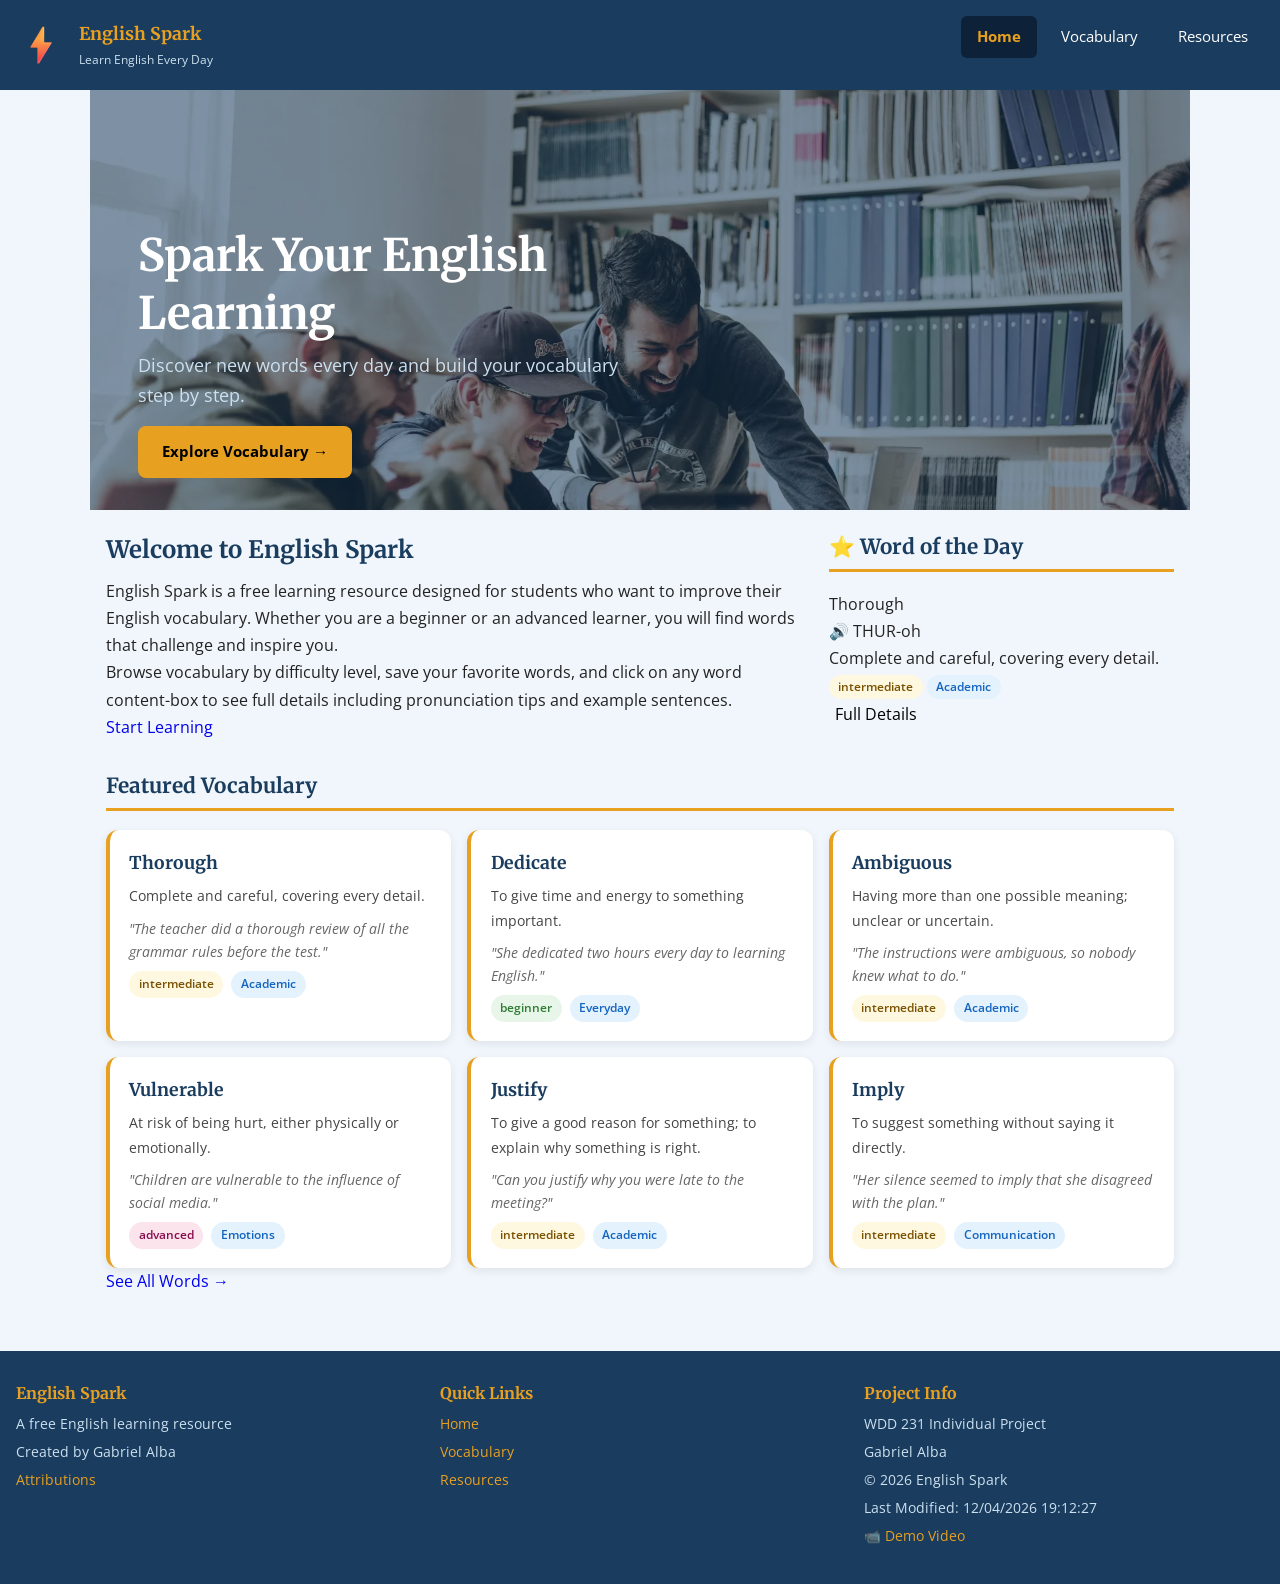
<file: final/index.html>
<!DOCTYPE html>
<html lang="en">

<head>
    <meta charset="UTF-8">
    <meta name="viewport" content="width=device-width, initial-scale=1.0">

    <title>English Spark | Learn English Vocabulary</title>

    <meta name="description"
        content="English Spark is a free interactive resource to help students learn English vocabulary with definitions, examples, and difficulty levels.">

    <meta name="author" content="Gabriel Alba">

    <link rel="icon" href="images/favicon.ico">

    <meta property="og:title" content="English Spark | Learn English Vocabulary">
    <meta property="og:description"
        content="Practice English vocabulary with definitions, examples, and difficulty levels. Free for all learners.">
    <meta property="og:image" content="https://galbapaz.github.io/wdd231/final/images/hero.webp">
    <meta property="og:url" content="https://galbapaz.github.io/wdd231/final/index.html">
    <meta property="og:type" content="website">

    <link rel="preconnect" href="https://fonts.googleapis.com">
    <link rel="preconnect" href="https://fonts.gstatic.com" crossorigin>
    <link href="https://fonts.googleapis.com/css2?family=Merriweather:wght@400;700&family=Open+Sans:wght@400;600;700&display=swap"
        rel="stylesheet">

    <link rel="stylesheet" href="styles/normalize.css">
    <link rel="stylesheet" href="styles/small.css">
    <link rel="stylesheet" href="styles/larger.css">

    <script src="scripts/main.js" type="module"></script>
</head>

<body>

    <!-- HEADER -->
    <header>
        <div class="header-container">
            <div class="logo-container">
                <img src="images/logo.png"
                    alt="English Spark Logo"
                    width="50"
                    height="50">
                <div class="logo-text">
                    <p class="site-name">English Spark</p>
                    <p>Learn English Every Day</p>
                </div>
            </div>
            <nav>
                <button id="menu" aria-label="Open navigation menu"></button>
                <ul class="navigation">
                    <li><a href="index.html" class="active">Home</a></li>
                    <li><a href="vocabulary.html">Vocabulary</a></li>
                    <li><a href="resources.html">Resources</a></li>
                </ul>
            </nav>
        </div>
    </header>

    <!-- MAIN -->
    <main>

        <!-- HERO -->
        <section class="hero">
            <img src="images/hero.webp"
                alt="Students studying English together"
                width="1200"
                height="420"
                loading="eager">
            <div class="hero-content">
                <h1>Spark Your English Learning</h1>
                <p>Discover new words every day and build your vocabulary step by step.</p>
                <a href="vocabulary.html" class="cta-button">Explore Vocabulary →</a>
            </div>
        </section>

        <!-- INTRO -->
        <section class="home-intro">

            <div class="intro-text content-box">
                <h2>Welcome to English Spark</h2>
                <p>
                    English Spark is a free learning resource designed for students who want
                    to improve their English vocabulary. Whether you are a beginner or an
                    advanced learner, you will find words that challenge and inspire you.
                </p>
                <p class="gap-top-sm">
                    Browse vocabulary by difficulty level, save your favorite words, and
                    click on any word content-box to see full details including pronunciation tips
                    and example sentences.
                </p>
                <a href="vocabulary.html" class="spark-btn-main spark-btn-inline gap-top-sm">
                    Start Learning
                </a>
            </div>

            <!-- WORD OF THE DAY -->
            <div class="word-of-day content-box">
                <h2 class="section-title">⭐ Word of the Day</h2>
                <div id="word-of-day-container">
                    <p>Loading...</p>
                </div>
            </div>

        </section>

        <!-- FEATURED VOCABULARY -->
        <section class="featured-section">
            <h2 class="section-title">Featured Vocabulary</h2>
            <div id="featured-words" class="words-grid">
                <!-- Injected by main.js -->
            </div>
            <div class="align-center gap-top-lg">
                <a href="vocabulary.html" class="spark-btn-alt">See All Words →</a>
            </div>
        </section>

    </main>

    <!-- FOOTER -->
    <footer>
        <div class="footer-container">

            <div class="footer-info">
                <h2>English Spark</h2>
                <p>A free English learning resource</p>
                <p>Created by Gabriel Alba</p>
                <p><a href="attributions.html">Attributions</a></p>
            </div>

            <div class="footer-links">
                <h2>Quick Links</h2>
                <p><a href="index.html">Home</a></p>
                <p><a href="vocabulary.html">Vocabulary</a></p>
                <p><a href="resources.html">Resources</a></p>
            </div>

            <div class="footer-dev">
                <h2>Project Info</h2>
                <p>WDD 231 Individual Project</p>
                <p>Gabriel Alba</p>
                <p>&copy; <span id="year"></span> English Spark</p>
                <p id="lastModified"></p>
                <p><a href="#" id="video-link" target="_blank">📹 Demo Video</a></p>
            </div>

        </div>
    </footer>

    <!-- WORD OF THE DAY MODAL -->
    <dialog id="word-modal">
        <button class="dialog-close" aria-label="Close modal">✖</button>
        <p class="dialog-label">Word</p>
        <h2 id="modal-word">Word</h2>
        <p class="dialog-label">Pronunciation</p>
        <p id="modal-pronunciation"></p>
        <p class="dialog-label">Definition</p>
        <p id="modal-definition"></p>
        <p class="dialog-label">Example</p>
        <p id="dialog-example" class="dialog-example"></p>
        <div id="dialog-tags" class="tags dialog-tags"></div>
    </dialog>

</body>
</html>
</file>
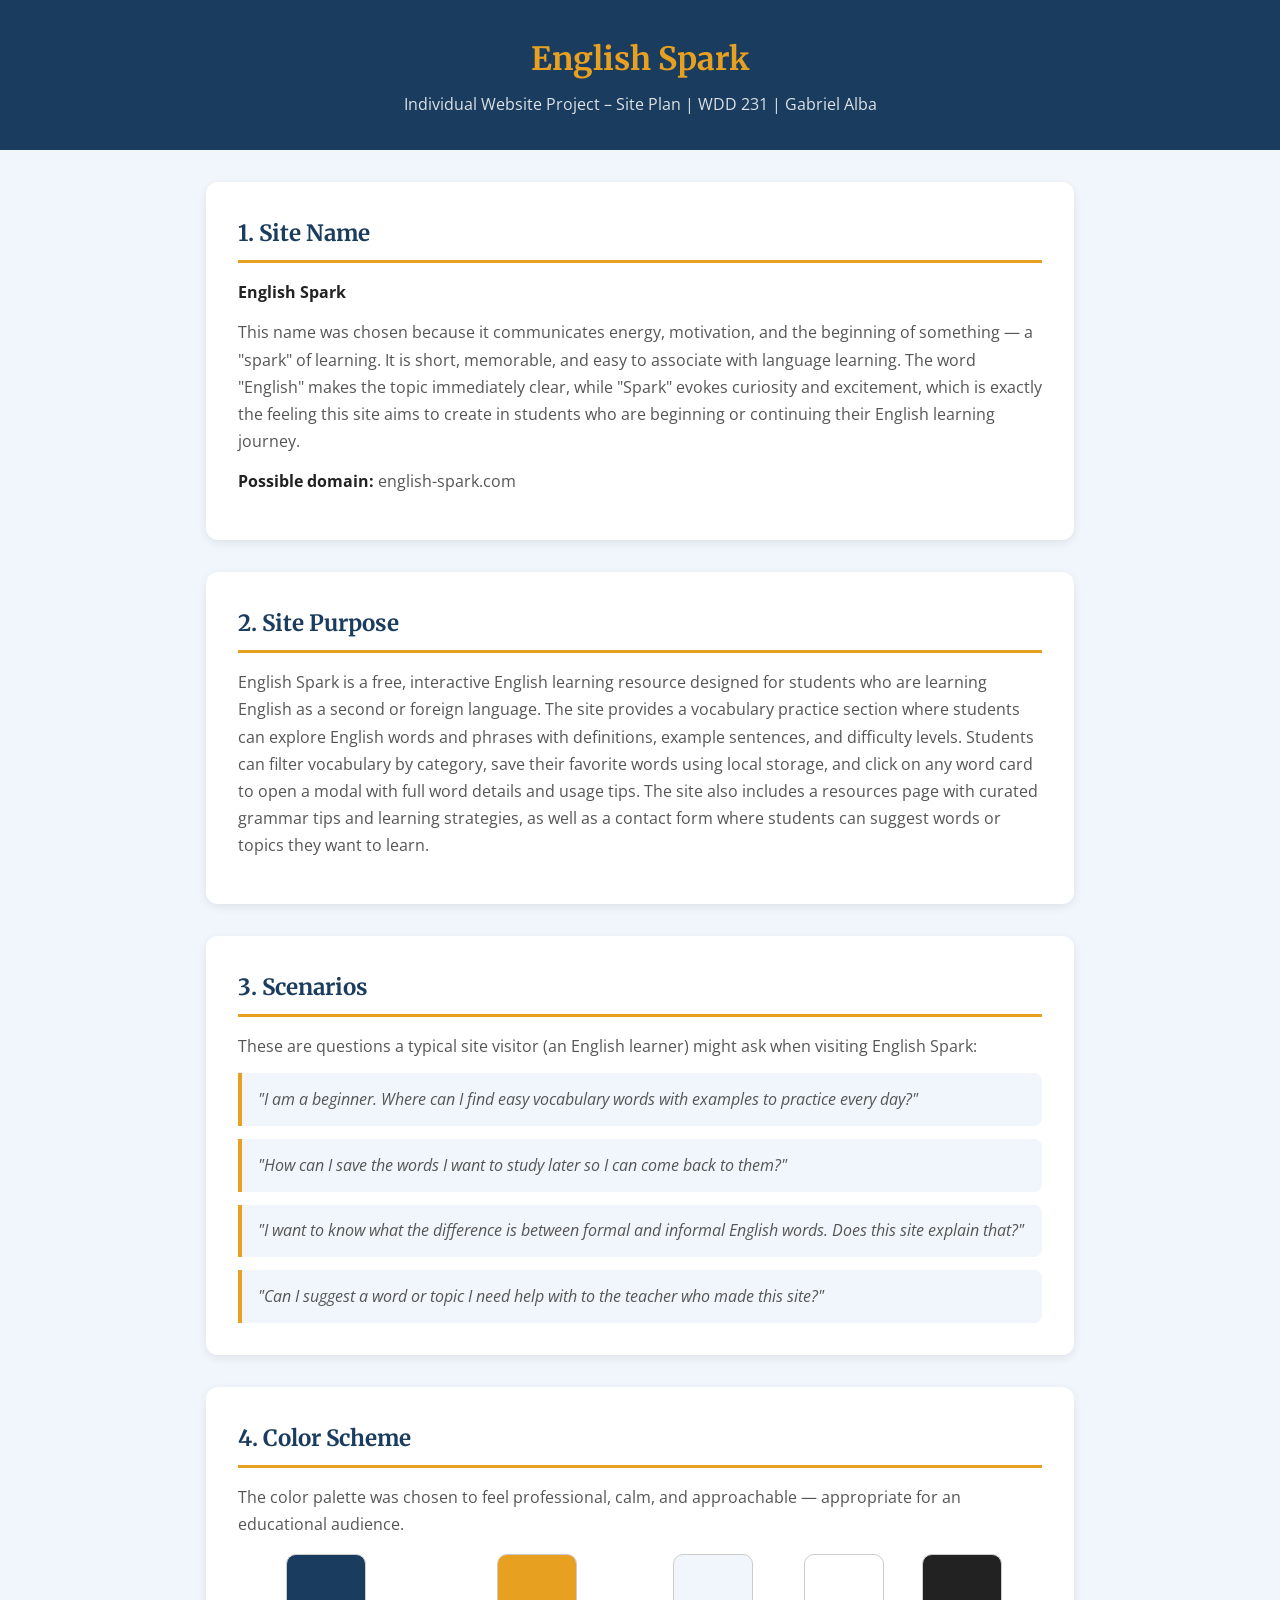
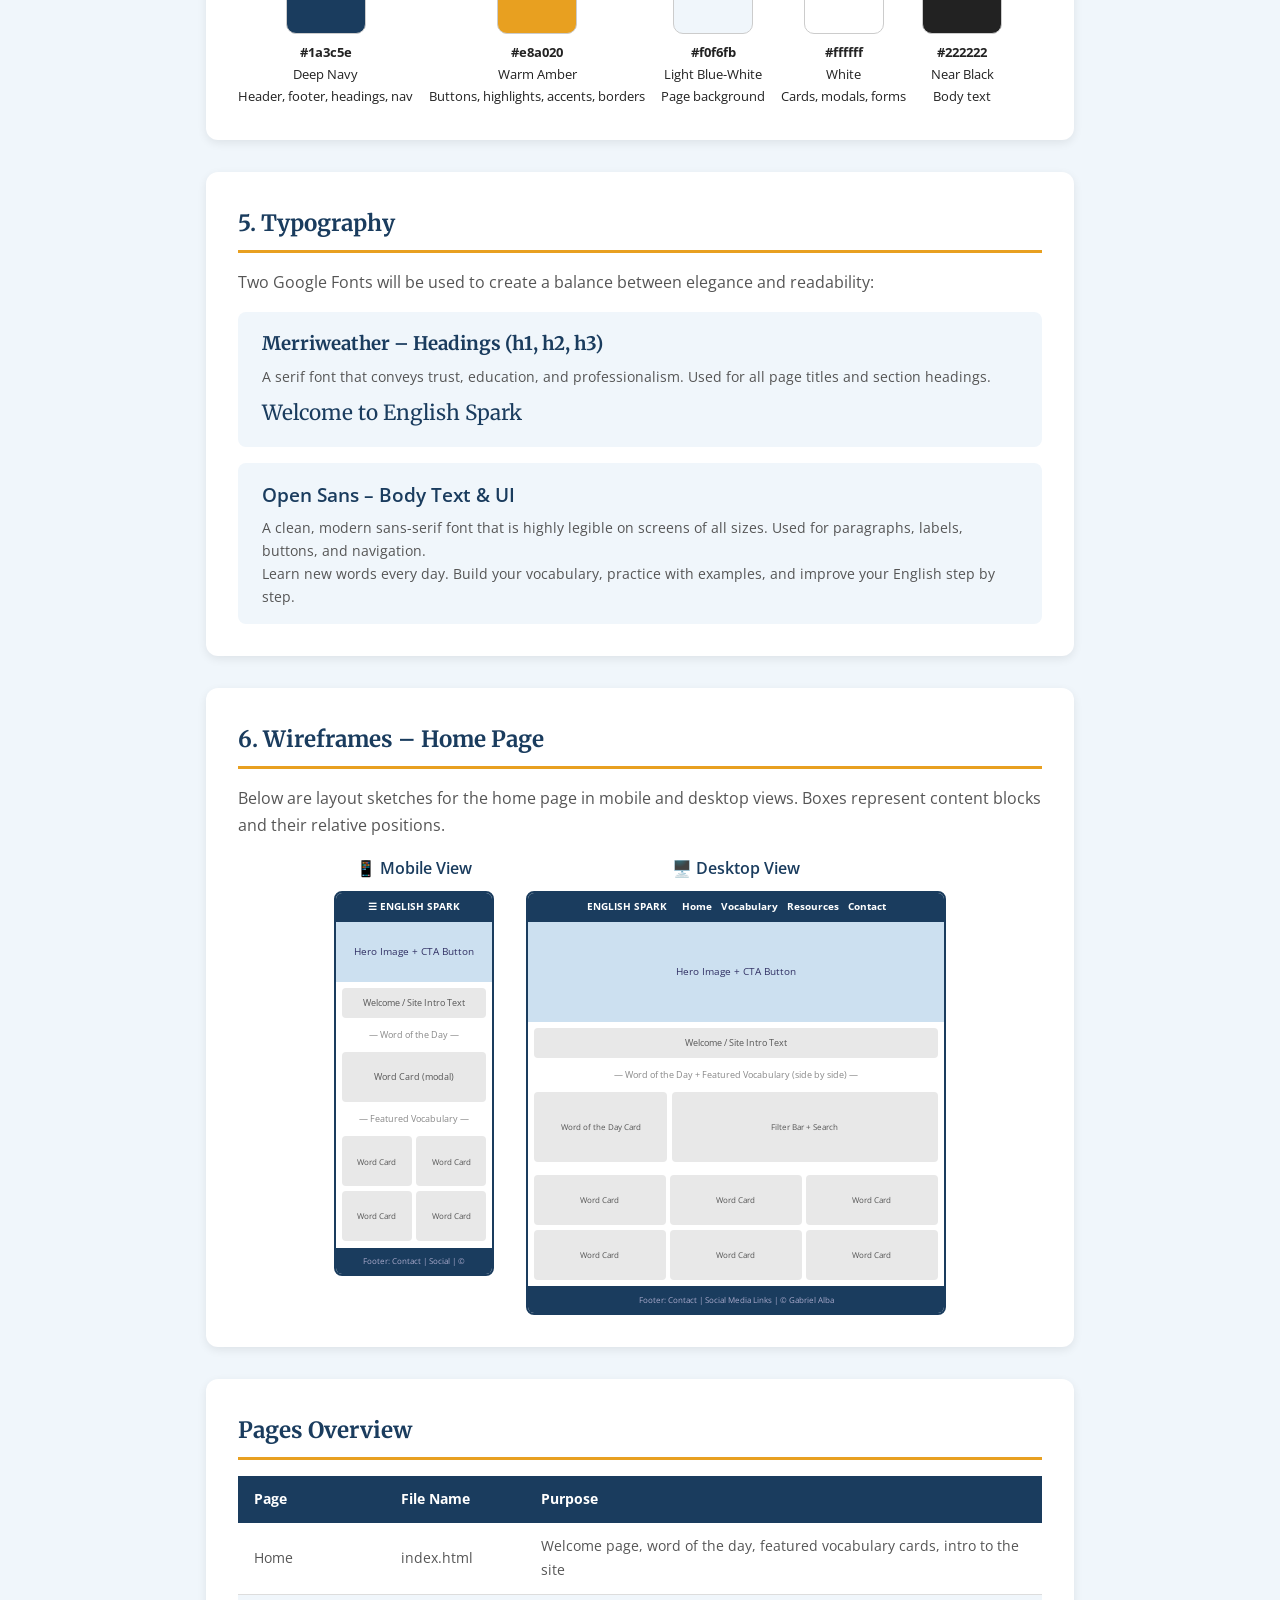
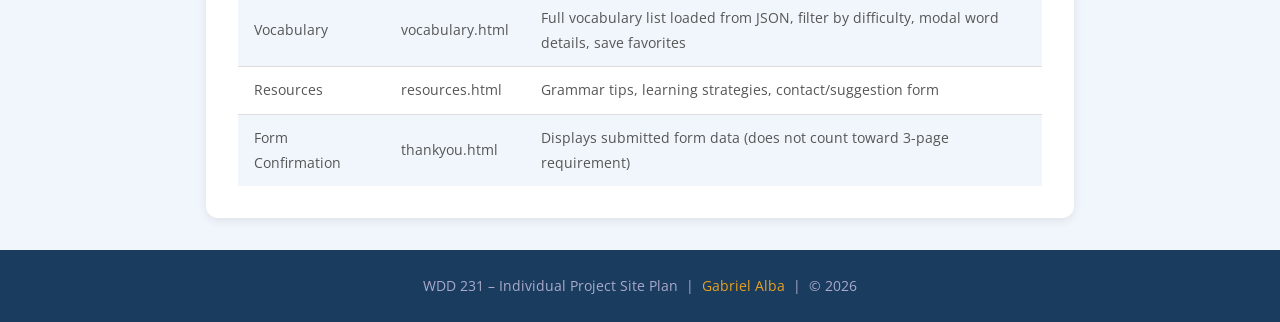
<file: siteplan.html>
<!DOCTYPE html>
<html lang="en">

<head>
    <meta charset="UTF-8">
    <meta name="viewport" content="width=device-width, initial-scale=1.0">
    <title>English Spark – Site Plan</title>
    <meta name="description" content="Site plan for English Spark, an English learning resource website.">
    <meta name="author" content="Gabriel Alba">
    <link rel="preconnect" href="https://fonts.googleapis.com">
    <link rel="preconnect" href="https://fonts.gstatic.com" crossorigin>
    <link href="https://fonts.googleapis.com/css2?family=Merriweather:wght@400;700&family=Open+Sans:wght@400;600&display=swap" rel="stylesheet">
    <style>
        
        :root {
            --primary:   #1a3c5e;   
            --accent:    #e8a020;   
            --light-bg:  #f0f6fb;   
            --card-bg:   #ffffff;   
            --text:      #222222;   
            --muted:     #555555;   
        }

       
        *, *::before, *::after { box-sizing: border-box; margin: 0; padding: 0; }
        img { max-width: 100%; display: block; }
        ul { list-style: none; padding: 0; }
        a { text-decoration: none; color: var(--primary); }

        
        body {
            font-family: 'Open Sans', sans-serif;
            background-color: var(--light-bg);
            color: var(--text);
            line-height: 1.7;
        }

        
        header {
            background-color: var(--primary);
            color: #fff;
            padding: 2rem 1rem;
            text-align: center;
        }

        header h1 {
            font-family: 'Merriweather', serif;
            font-size: 2rem;
            color: var(--accent);
            margin-bottom: 0.3rem;
        }

        header p {
            font-size: 1rem;
            opacity: 0.85;
        }

        
        main {
            max-width: 900px;
            margin: 2rem auto;
            padding: 0 1rem;
            display: flex;
            flex-direction: column;
            gap: 2rem;
        }

        
        section {
            background-color: var(--card-bg);
            border-radius: 12px;
            padding: 2rem;
            box-shadow: 0 3px 10px rgba(0,0,0,0.08);
        }

        section h2 {
            font-family: 'Merriweather', serif;
            color: var(--primary);
            font-size: 1.4rem;
            margin-bottom: 1rem;
            padding-bottom: 0.5rem;
            border-bottom: 3px solid var(--accent);
        }

        section p {
            color: var(--muted);
            margin-bottom: 0.8rem;
        }

        section p strong {
            color: var(--text);
        }

       
        .swatches {
            display: flex;
            flex-wrap: wrap;
            gap: 1rem;
            margin-top: 1rem;
        }

        .swatch {
            display: flex;
            flex-direction: column;
            align-items: center;
            gap: 0.5rem;
        }

        .swatch-box {
            width: 80px;
            height: 80px;
            border-radius: 10px;
            border: 1px solid #ccc;
        }

        .swatch p {
            font-size: 0.8rem;
            text-align: center;
            color: var(--text);
            margin: 0;
        }


        .font-example {
            background-color: var(--light-bg);
            border-radius: 8px;
            padding: 1rem 1.5rem;
            margin-top: 1rem;
        }

        .font-example h3 {
            font-family: 'Merriweather', serif;
            color: var(--primary);
            margin-bottom: 0.3rem;
        }

        .font-example p {
            margin: 0;
            color: var(--muted);
            font-size: 0.85rem;
        }

        .font-body-example {
            font-family: 'Open Sans', sans-serif;
            font-size: 1rem;
            color: var(--text);
            margin-top: 0.3rem;
        }


        .scenario-list {
            display: flex;
            flex-direction: column;
            gap: 0.8rem;
            margin-top: 0.5rem;
        }

        .scenario-item {
            background-color: var(--light-bg);
            border-left: 4px solid var(--accent);
            padding: 0.8rem 1rem;
            border-radius: 0 8px 8px 0;
            color: var(--muted);
            font-style: italic;
        }


        .wireframes {
            display: flex;
            flex-wrap: wrap;
            gap: 2rem;
            margin-top: 1rem;
            justify-content: center;
        }

        .wireframe-container {
            display: flex;
            flex-direction: column;
            align-items: center;
            gap: 0.5rem;
        }

        .wireframe-container p {
            font-weight: 600;
            color: var(--primary);
            margin: 0;
        }


        .wf-mobile {
            width: 160px;
            border: 2px solid var(--primary);
            border-radius: 8px;
            overflow: hidden;
            background: #fff;
        }


        .wf-desktop {
            width: 420px;
            border: 2px solid var(--primary);
            border-radius: 8px;
            overflow: hidden;
            background: #fff;
        }

        .wf-bar {
            background-color: var(--primary);
            color: #fff;
            font-size: 0.6rem;
            padding: 0.4rem;
            text-align: center;
            font-weight: 700;
        }

        .wf-hero {
            background-color: #cce0f0;
            height: 60px;
            display: flex;
            align-items: center;
            justify-content: center;
            font-size: 0.6rem;
            color: #336;
        }

        .wf-hero-desktop {
            background-color: #cce0f0;
            height: 100px;
            display: flex;
            align-items: center;
            justify-content: center;
            font-size: 0.65rem;
            color: #336;
        }

        .wf-block {
            background-color: #e8e8e8;
            margin: 0.4rem;
            border-radius: 4px;
            height: 30px;
            display: flex;
            align-items: center;
            justify-content: center;
            font-size: 0.55rem;
            color: #555;
        }

        .wf-grid {
            display: grid;
            grid-template-columns: 1fr 1fr;
            gap: 0.3rem;
            padding: 0.4rem;
        }

        .wf-grid-3 {
            display: grid;
            grid-template-columns: 1fr 1fr 1fr;
            gap: 0.3rem;
            padding: 0.4rem;
        }

        .wf-grid-item {
            background-color: #e8e8e8;
            border-radius: 4px;
            height: 50px;
            display: flex;
            align-items: center;
            justify-content: center;
            font-size: 0.5rem;
            color: #555;
            text-align: center;
        }

        .wf-footer {
            background-color: var(--primary);
            color: #aac;
            font-size: 0.5rem;
            padding: 0.4rem;
            text-align: center;
        }

        .wf-section-label {
            font-size: 0.55rem;
            color: #888;
            text-align: center;
            padding: 0.2rem 0.4rem;
        }

 
        table {
            width: 100%;
            border-collapse: collapse;
            margin-top: 1rem;
            font-size: 0.9rem;
        }

        th {
            background-color: var(--primary);
            color: #fff;
            padding: 0.7rem 1rem;
            text-align: left;
        }

        td {
            padding: 0.7rem 1rem;
            border-bottom: 1px solid #ddd;
            color: var(--muted);
        }

        tr:last-child td { border-bottom: none; }
        tr:nth-child(even) td { background-color: var(--light-bg); }

        footer {
            background-color: var(--primary);
            color: #aac;
            text-align: center;
            padding: 1.5rem 1rem;
            font-size: 0.85rem;
            margin-top: 2rem;
        }

        footer span { color: var(--accent); }
    </style>
</head>

<body>

    <header>
        <h1>English Spark</h1>
        <p>Individual Website Project – Site Plan | WDD 231 | Gabriel Alba</p>
    </header>

    <main>


        <section>
            <h2>1. Site Name</h2>
            <p>
                <strong>English Spark</strong>
            </p>
            <p>
                This name was chosen because it communicates energy, motivation, and the beginning of something — a "spark" of learning. It is short, memorable, and easy to associate with language learning. The word "English" makes the topic immediately clear, while "Spark" evokes curiosity and excitement, which is exactly the feeling this site aims to create in students who are beginning or continuing their English learning journey.
            </p>
            <p><strong>Possible domain:</strong> english-spark.com</p>
        </section>


        <section>
            <h2>2. Site Purpose</h2>
            <p>
                English Spark is a free, interactive English learning resource designed for students who are learning English as a second or foreign language. The site provides a vocabulary practice section where students can explore English words and phrases with definitions, example sentences, and difficulty levels. Students can filter vocabulary by category, save their favorite words using local storage, and click on any word card to open a modal with full word details and usage tips. The site also includes a resources page with curated grammar tips and learning strategies, as well as a contact form where students can suggest words or topics they want to learn.
            </p>
        </section>


        <section>
            <h2>3. Scenarios</h2>
            <p>These are questions a typical site visitor (an English learner) might ask when visiting English Spark:</p>
            <div class="scenario-list">
                <div class="scenario-item">
                    "I am a beginner. Where can I find easy vocabulary words with examples to practice every day?"
                </div>
                <div class="scenario-item">
                    "How can I save the words I want to study later so I can come back to them?"
                </div>
                <div class="scenario-item">
                    "I want to know what the difference is between formal and informal English words. Does this site explain that?"
                </div>
                <div class="scenario-item">
                    "Can I suggest a word or topic I need help with to the teacher who made this site?"
                </div>
            </div>
        </section>


        <section>
            <h2>4. Color Scheme</h2>
            <p>The color palette was chosen to feel professional, calm, and approachable — appropriate for an educational audience.</p>
            <div class="swatches">
                <div class="swatch">
                    <div class="swatch-box" style="background-color:#1a3c5e;"></div>
                    <p><strong>#1a3c5e</strong><br>Deep Navy<br>Header, footer, headings, nav</p>
                </div>
                <div class="swatch">
                    <div class="swatch-box" style="background-color:#e8a020;"></div>
                    <p><strong>#e8a020</strong><br>Warm Amber<br>Buttons, highlights, accents, borders</p>
                </div>
                <div class="swatch">
                    <div class="swatch-box" style="background-color:#f0f6fb;"></div>
                    <p><strong>#f0f6fb</strong><br>Light Blue-White<br>Page background</p>
                </div>
                <div class="swatch">
                    <div class="swatch-box" style="background-color:#ffffff; border: 1px solid #ccc;"></div>
                    <p><strong>#ffffff</strong><br>White<br>Cards, modals, forms</p>
                </div>
                <div class="swatch">
                    <div class="swatch-box" style="background-color:#222222;"></div>
                    <p><strong>#222222</strong><br>Near Black<br>Body text</p>
                </div>
            </div>
        </section>


        <section>
            <h2>5. Typography</h2>
            <p>Two Google Fonts will be used to create a balance between elegance and readability:</p>

            <div class="font-example">
                <h3>Merriweather – Headings (h1, h2, h3)</h3>
                <p>A serif font that conveys trust, education, and professionalism. Used for all page titles and section headings.</p>
                <p style="font-family:'Merriweather',serif; font-size:1.3rem; color:#1a3c5e; margin-top:0.5rem;">
                    Welcome to English Spark
                </p>
            </div>

            <div class="font-example" style="margin-top:1rem;">
                <h3 style="font-family:'Open Sans',sans-serif; font-weight:600; color:#1a3c5e;">Open Sans – Body Text & UI</h3>
                <p>A clean, modern sans-serif font that is highly legible on screens of all sizes. Used for paragraphs, labels, buttons, and navigation.</p>
                <p class="font-body-example">
                    Learn new words every day. Build your vocabulary, practice with examples, and improve your English step by step.
                </p>
            </div>
        </section>


        <section>
            <h2>6. Wireframes – Home Page</h2>
            <p>Below are layout sketches for the home page in mobile and desktop views. Boxes represent content blocks and their relative positions.</p>

            <div class="wireframes">


                <div class="wireframe-container">
                    <p>📱 Mobile View</p>
                    <div class="wf-mobile">
                        <div class="wf-bar">☰ ENGLISH SPARK</div>
                        <div class="wf-hero">Hero Image + CTA Button</div>
                        <div class="wf-block">Welcome / Site Intro Text</div>
                        <div class="wf-section-label">— Word of the Day —</div>
                        <div class="wf-block" style="height:50px;">Word Card (modal)</div>
                        <div class="wf-section-label">— Featured Vocabulary —</div>
                        <div class="wf-grid">
                            <div class="wf-grid-item">Word Card</div>
                            <div class="wf-grid-item">Word Card</div>
                            <div class="wf-grid-item">Word Card</div>
                            <div class="wf-grid-item">Word Card</div>
                        </div>
                        <div class="wf-footer">Footer: Contact | Social | ©</div>
                    </div>
                </div>


                <div class="wireframe-container">
                    <p>🖥️ Desktop View</p>
                    <div class="wf-desktop">
                        <div class="wf-bar">ENGLISH SPARK &nbsp;&nbsp;&nbsp; Home &nbsp; Vocabulary &nbsp; Resources &nbsp; Contact</div>
                        <div class="wf-hero-desktop">Hero Image + CTA Button</div>
                        <div class="wf-block" style="margin: 0.4rem;">Welcome / Site Intro Text</div>
                        <div class="wf-section-label">— Word of the Day + Featured Vocabulary (side by side) —</div>
                        <div style="display:grid; grid-template-columns: 1fr 2fr; gap:0.3rem; padding:0.4rem;">
                            <div class="wf-grid-item" style="height:70px;">Word of the Day Card</div>
                            <div class="wf-grid-item" style="height:70px;">Filter Bar + Search</div>
                        </div>
                        <div class="wf-grid-3">
                            <div class="wf-grid-item">Word Card</div>
                            <div class="wf-grid-item">Word Card</div>
                            <div class="wf-grid-item">Word Card</div>
                            <div class="wf-grid-item">Word Card</div>
                            <div class="wf-grid-item">Word Card</div>
                            <div class="wf-grid-item">Word Card</div>
                        </div>
                        <div class="wf-footer">Footer: Contact | Social Media Links | © Gabriel Alba</div>
                    </div>
                </div>

            </div>
        </section>

        <section>
            <h2>Pages Overview</h2>
            <table>
                <thead>
                    <tr>
                        <th>Page</th>
                        <th>File Name</th>
                        <th>Purpose</th>
                    </tr>
                </thead>
                <tbody>
                    <tr>
                        <td>Home</td>
                        <td>index.html</td>
                        <td>Welcome page, word of the day, featured vocabulary cards, intro to the site</td>
                    </tr>
                    <tr>
                        <td>Vocabulary</td>
                        <td>vocabulary.html</td>
                        <td>Full vocabulary list loaded from JSON, filter by difficulty, modal word details, save favorites</td>
                    </tr>
                    <tr>
                        <td>Resources</td>
                        <td>resources.html</td>
                        <td>Grammar tips, learning strategies, contact/suggestion form</td>
                    </tr>
                    <tr>
                        <td>Form Confirmation</td>
                        <td>thankyou.html</td>
                        <td>Displays submitted form data (does not count toward 3-page requirement)</td>
                    </tr>
                </tbody>
            </table>
        </section>

    </main>

    <footer>
        <p>WDD 231 – Individual Project Site Plan &nbsp;|&nbsp; <span>Gabriel Alba</span> &nbsp;|&nbsp; &copy; 2026</p>
    </footer>

</body>
</html>
</file>
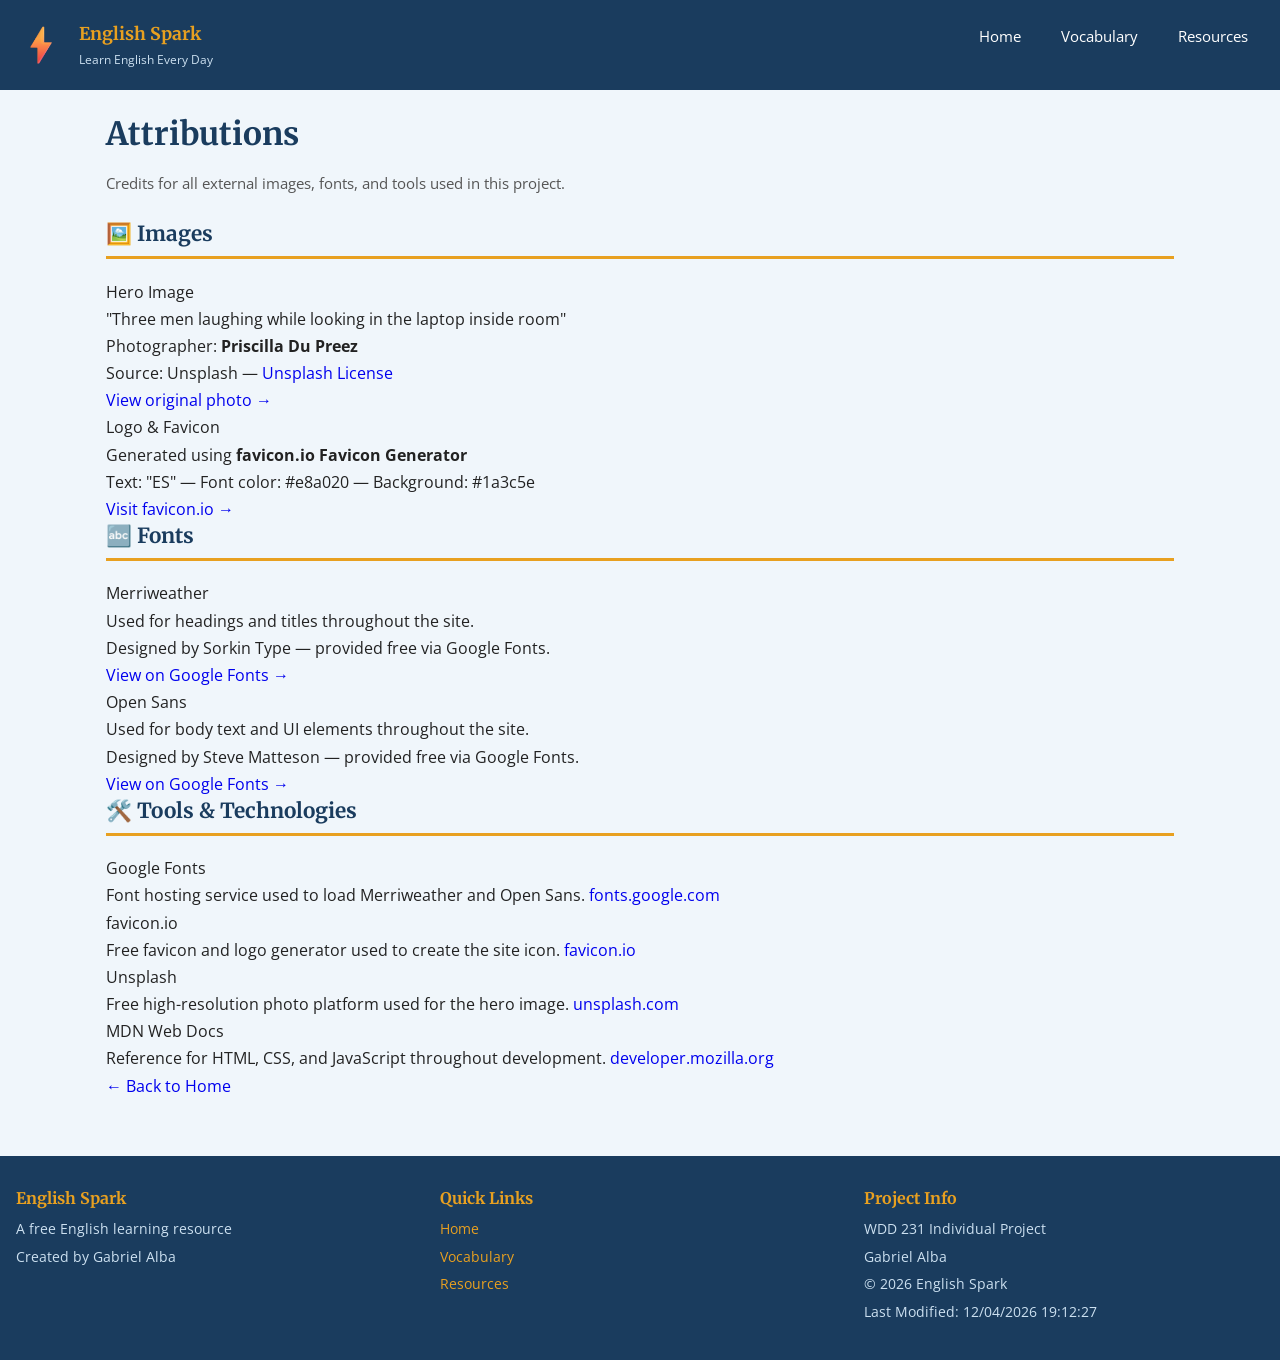
<file: final/attributions.html>
<!DOCTYPE html>
<html lang="en">

<head>
    <meta charset="UTF-8">
    <meta name="viewport" content="width=device-width, initial-scale=1.0">

    <title>English Spark | Attributions</title>

    <meta name="description"
        content="Credits and attributions for images, fonts, tools, and resources used in English Spark.">

    <meta name="author" content="Gabriel Alba">

    <link rel="icon" href="images/favicon.ico">

    <meta property="og:title" content="English Spark | Attributions">
    <meta property="og:description"
        content="Credits for images, fonts, and tools used in the English Spark vocabulary learning website.">
    <meta property="og:image" content="https://galbapaz.github.io/wdd231/final/images/hero.webp">
    <meta property="og:url" content="https://galbapaz.github.io/wdd231/final/attributions.html">
    <meta property="og:type" content="website">

    <link rel="preconnect" href="https://fonts.googleapis.com">
    <link rel="preconnect" href="https://fonts.gstatic.com" crossorigin>
    <link href="https://fonts.googleapis.com/css2?family=Merriweather:wght@400;700&family=Open+Sans:wght@400;600;700&display=swap"
        rel="stylesheet">

    <link rel="stylesheet" href="styles/normalize.css">
    <link rel="stylesheet" href="styles/small.css">
    <link rel="stylesheet" href="styles/larger.css">

    <script src="scripts/attributions.js" type="module"></script>
</head>

<body>

    <header>
        <div class="header-container">
            <div class="logo-container">
                <img src="images/logo.png"
                    alt="English Spark Logo"
                    width="50"
                    height="50">
                <div class="logo-text">
                    <p class="site-name">English Spark</p>
                    <p>Learn English Every Day</p>
                </div>
            </div>
            <nav>
                <button id="menu" aria-label="Open navigation menu"></button>
                <ul class="navigation">
                    <li><a href="index.html">Home</a></li>
                    <li><a href="vocabulary.html">Vocabulary</a></li>
                    <li><a href="resources.html">Resources</a></li>
                </ul>
            </nav>
        </div>
    </header>

    <main>

        <h1>Attributions</h1>
        <p class="page-subtitle">
            Credits for all external images, fonts, and tools used in this project.
        </p>

        <section class="content-box">
            <h2 class="section-title">🖼️ Images</h2>

            <div class="attr-item">
                <p class="attr-title">Hero Image</p>
                <p class="attr-detail">"Three men laughing while looking in the laptop inside room"</p>
                <p class="attr-detail">Photographer: <strong>Priscilla Du Preez</strong></p>
                <p class="attr-detail">
                    Source: Unsplash —
                    <a href="https://unsplash.com/license" target="_blank" rel="noopener noreferrer">Unsplash License</a>
                </p>
                <a href="https://unsplash.com/photos/XkKCui44iM0" target="_blank" rel="noopener noreferrer" class="attr-link">
                    View original photo →
                </a>
            </div>

            <div class="attr-item">
                <p class="attr-title">Logo &amp; Favicon</p>
                <p class="attr-detail">Generated using <strong>favicon.io Favicon Generator</strong></p>
                <p class="attr-detail">Text: "ES" — Font color: #e8a020 — Background: #1a3c5e</p>
                <a href="https://favicon.io/favicon-generator/" target="_blank" rel="noopener noreferrer" class="attr-link">
                    Visit favicon.io →
                </a>
            </div>
        </section>

        <section class="content-box">
            <h2 class="section-title">🔤 Fonts</h2>

            <div class="attr-item">
                <p class="attr-title">Merriweather</p>
                <p class="attr-detail">Used for headings and titles throughout the site.</p>
                <p class="attr-detail">Designed by Sorkin Type — provided free via Google Fonts.</p>
                <a href="https://fonts.google.com/specimen/Merriweather" target="_blank" rel="noopener noreferrer" class="attr-link">
                    View on Google Fonts →
                </a>
            </div>

            <div class="attr-item">
                <p class="attr-title">Open Sans</p>
                <p class="attr-detail">Used for body text and UI elements throughout the site.</p>
                <p class="attr-detail">Designed by Steve Matteson — provided free via Google Fonts.</p>
                <a href="https://fonts.google.com/specimen/Open+Sans" target="_blank" rel="noopener noreferrer" class="attr-link">
                    View on Google Fonts →
                </a>
            </div>
        </section>

        <section class="content-box">
            <h2 class="section-title">🛠️ Tools &amp; Technologies</h2>

            <div class="tools-grid">

                <div class="attr-item">
                    <p class="attr-title">Google Fonts</p>
                    <p class="attr-detail">Font hosting service used to load Merriweather and Open Sans.
                        <a href="https://fonts.google.com" target="_blank" rel="noopener noreferrer" class="attr-link-inline">fonts.google.com</a>
                    </p>
                </div>

                <div class="attr-item">
                    <p class="attr-title">favicon.io</p>
                    <p class="attr-detail">Free favicon and logo generator used to create the site icon.
                        <a href="https://favicon.io" target="_blank" rel="noopener noreferrer" class="attr-link-inline">favicon.io</a>
                    </p>
                </div>

                <div class="attr-item">
                    <p class="attr-title">Unsplash</p>
                    <p class="attr-detail">Free high-resolution photo platform used for the hero image.
                        <a href="https://unsplash.com" target="_blank" rel="noopener noreferrer" class="attr-link-inline">unsplash.com</a>
                    </p>
                </div>

                <div class="attr-item">
                    <p class="attr-title">MDN Web Docs</p>
                    <p class="attr-detail">Reference for HTML, CSS, and JavaScript throughout development.
                        <a href="https://developer.mozilla.org" target="_blank" rel="noopener noreferrer" class="attr-link-inline">developer.mozilla.org</a>
                    </p>
                </div>

            </div>
        </section>

        <div class="align-center gap-top-lg">
            <a href="index.html" class="spark-btn-main">← Back to Home</a>
        </div>

    </main>

    <footer>
        <div class="footer-container">
            <div class="footer-info">
                <h2>English Spark</h2>
                <p>A free English learning resource</p>
                <p>Created by Gabriel Alba</p>
            </div>
            <div class="footer-links">
                <h2>Quick Links</h2>
                <p><a href="index.html">Home</a></p>
                <p><a href="vocabulary.html">Vocabulary</a></p>
                <p><a href="resources.html">Resources</a></p>
            </div>
            <div class="footer-dev">
                <h2>Project Info</h2>
                <p>WDD 231 Individual Project</p>
                <p>Gabriel Alba</p>
                <p>&copy; <span id="year"></span> English Spark</p>
                <p id="lastModified"></p>
            </div>
        </div>
    </footer>

</body>
</html>
</file>
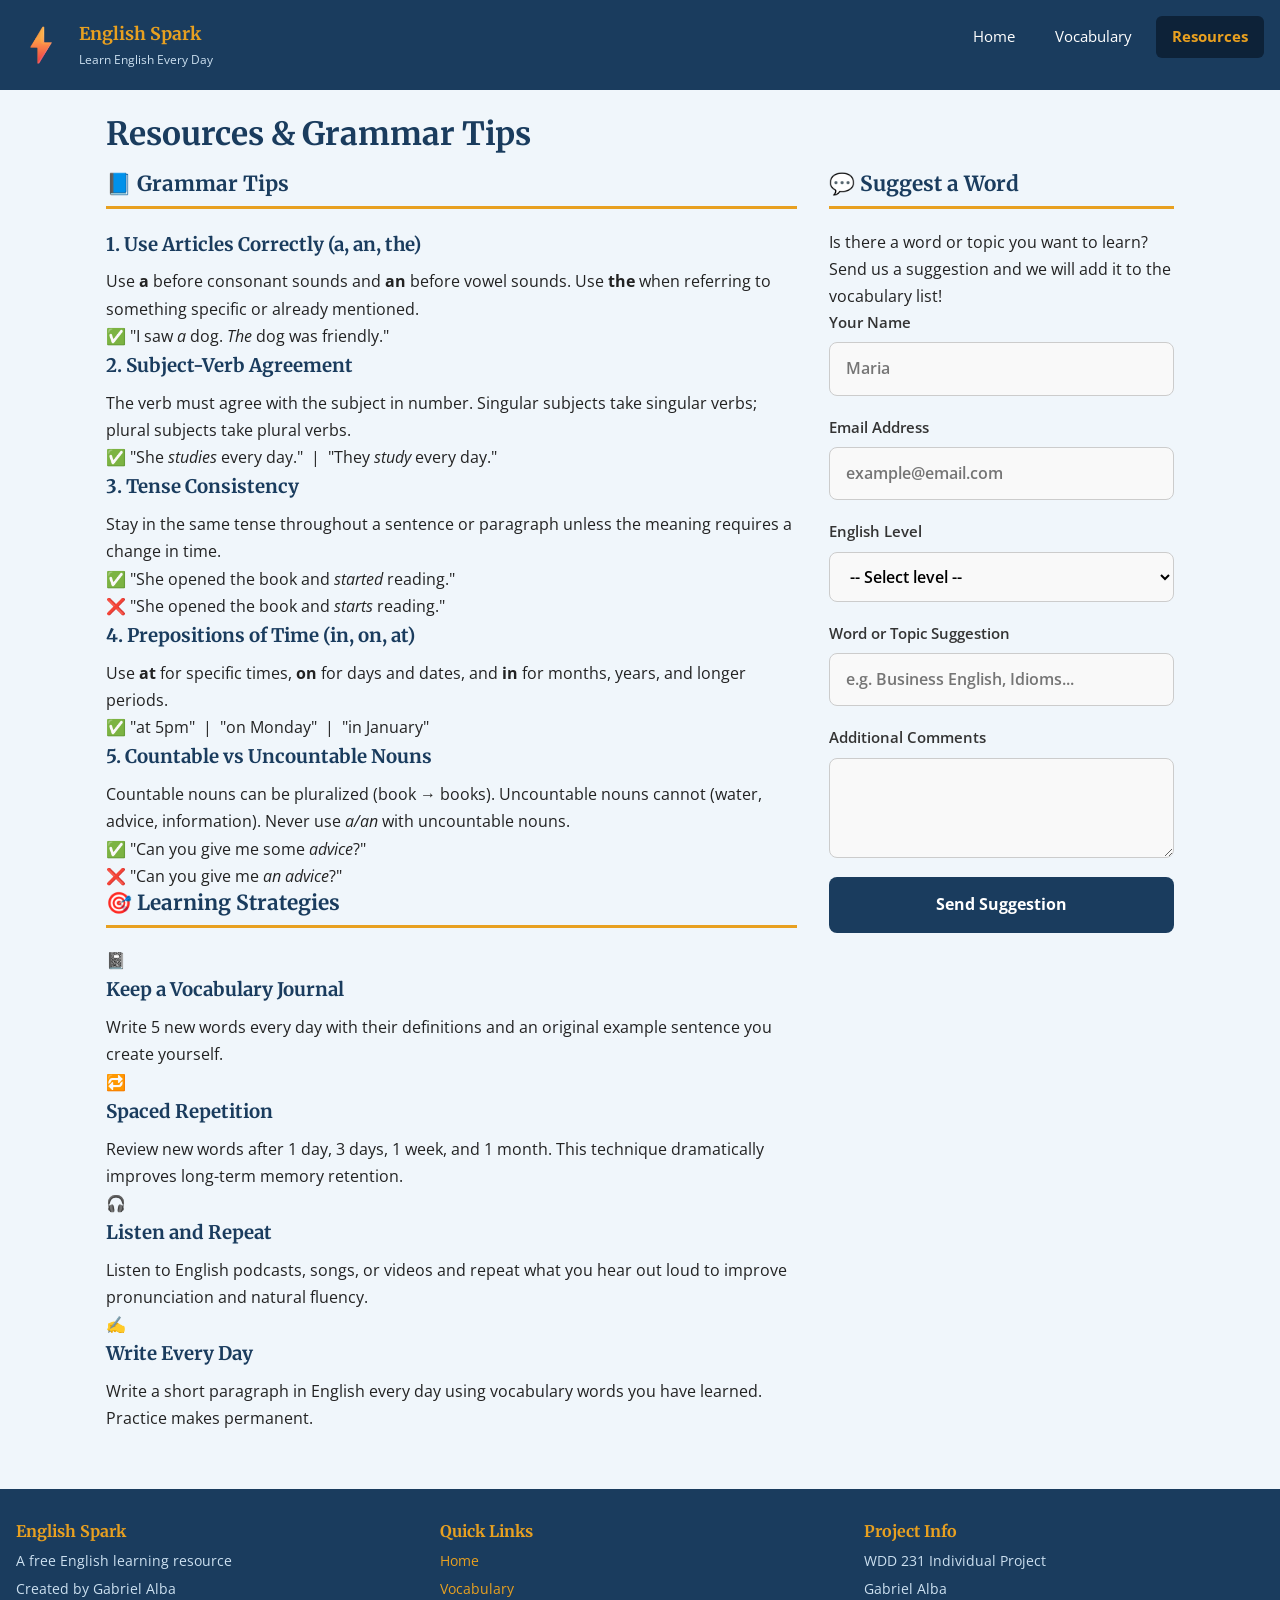
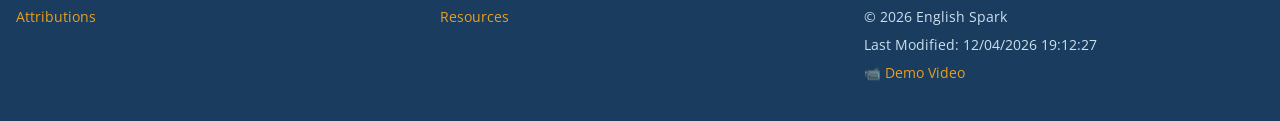
<file: final/resources.html>
<!DOCTYPE html>
<html lang="en">

<head>
    <meta charset="UTF-8">
    <meta name="viewport" content="width=device-width, initial-scale=1.0">

    <title>English Spark | Resources & Grammar Tips</title>

    <meta name="description"
        content="Free English grammar tips, learning strategies, and a contact form to suggest new words and topics for English Spark.">

    <meta name="author" content="Gabriel Alba">

    <link rel="icon" href="images/favicon.ico">

    <meta property="og:title" content="English Spark | Resources & Grammar Tips">
    <meta property="og:description"
        content="Explore grammar tips, learning strategies, and contact us to suggest new vocabulary topics.">
    <meta property="og:image" content="https://galbapaz.github.io/wdd231/final/images/hero.webp">
    <meta property="og:url" content="https://galbapaz.github.io/wdd231/final/resources.html">
    <meta property="og:type" content="website">

    <link rel="preconnect" href="https://fonts.googleapis.com">
    <link rel="preconnect" href="https://fonts.gstatic.com" crossorigin>
    <link href="https://fonts.googleapis.com/css2?family=Merriweather:wght@400;700&family=Open+Sans:wght@400;600;700&display=swap"
        rel="stylesheet">

    <link rel="stylesheet" href="styles/normalize.css">
    <link rel="stylesheet" href="styles/small.css">
    <link rel="stylesheet" href="styles/larger.css">

    <script src="scripts/resources.js" type="module"></script>
</head>

<body>

    <!-- HEADER -->
    <header>
        <div class="header-container">
            <div class="logo-container">
                <img src="images/logo.png"
                    alt="English Spark Logo"
                    width="50"
                    height="50">
                <div class="logo-text">
                    <p class="site-name">English Spark</p>
                    <p>Learn English Every Day</p>
                </div>
            </div>
            <nav>
                <button id="menu" aria-label="Open navigation menu"></button>
                <ul class="navigation">
                    <li><a href="index.html">Home</a></li>
                    <li><a href="vocabulary.html">Vocabulary</a></li>
                    <li><a href="resources.html" class="active">Resources</a></li>
                </ul>
            </nav>
        </div>
    </header>

    <!-- MAIN -->
    <main>

        <h1>Resources & Grammar Tips</h1>

        <div class="resources-layout">

            <!-- LEFT: GRAMMAR TIPS + STRATEGIES -->
            <div class="resources-content">

                <!-- GRAMMAR TIPS -->
                <section class="content-box">
                    <h2 class="section-title">📘 Grammar Tips</h2>

                    <div class="tip-card">
                        <h3>1. Use Articles Correctly (a, an, the)</h3>
                        <p>
                            Use <strong>a</strong> before consonant sounds and
                            <strong>an</strong> before vowel sounds.
                            Use <strong>the</strong> when referring to something specific
                            or already mentioned.
                        </p>
                        <p class="tip-example">
                            ✅ "I saw <em>a</em> dog. <em>The</em> dog was friendly."
                        </p>
                    </div>

                    <div class="tip-card">
                        <h3>2. Subject-Verb Agreement</h3>
                        <p>
                            The verb must agree with the subject in number.
                            Singular subjects take singular verbs; plural subjects take plural verbs.
                        </p>
                        <p class="tip-example">
                            ✅ "She <em>studies</em> every day." &nbsp;|&nbsp;
                            "They <em>study</em> every day."
                        </p>
                    </div>

                    <div class="tip-card">
                        <h3>3. Tense Consistency</h3>
                        <p>
                            Stay in the same tense throughout a sentence or paragraph
                            unless the meaning requires a change in time.
                        </p>
                        <p class="tip-example">
                            ✅ "She opened the book and <em>started</em> reading." <br>
                            ❌ "She opened the book and <em>starts</em> reading."
                        </p>
                    </div>

                    <div class="tip-card">
                        <h3>4. Prepositions of Time (in, on, at)</h3>
                        <p>
                            Use <strong>at</strong> for specific times, <strong>on</strong>
                            for days and dates, and <strong>in</strong> for months,
                            years, and longer periods.
                        </p>
                        <p class="tip-example">
                            ✅ "at 5pm" &nbsp;|&nbsp; "on Monday" &nbsp;|&nbsp; "in January"
                        </p>
                    </div>

                    <div class="tip-card">
                        <h3>5. Countable vs Uncountable Nouns</h3>
                        <p>
                            Countable nouns can be pluralized (book → books).
                            Uncountable nouns cannot (water, advice, information).
                            Never use <em>a/an</em> with uncountable nouns.
                        </p>
                        <p class="tip-example">
                            ✅ "Can you give me some <em>advice</em>?" <br>
                            ❌ "Can you give me <em>an advice</em>?"
                        </p>
                    </div>

                </section>

                <!-- LEARNING STRATEGIES -->
                <section class="content-box">
                    <h2 class="section-title">🎯 Learning Strategies</h2>

                    <div class="strategy-grid">

                        <div class="strategy-card">
                            <div class="strategy-icon">📓</div>
                            <h3>Keep a Vocabulary Journal</h3>
                            <p>Write 5 new words every day with their definitions
                                and an original example sentence you create yourself.</p>
                        </div>

                        <div class="strategy-card">
                            <div class="strategy-icon">🔁</div>
                            <h3>Spaced Repetition</h3>
                            <p>Review new words after 1 day, 3 days, 1 week,
                                and 1 month. This technique dramatically improves
                                long-term memory retention.</p>
                        </div>

                        <div class="strategy-card">
                            <div class="strategy-icon">🎧</div>
                            <h3>Listen and Repeat</h3>
                            <p>Listen to English podcasts, songs, or videos and
                                repeat what you hear out loud to improve pronunciation
                                and natural fluency.</p>
                        </div>

                        <div class="strategy-card">
                            <div class="strategy-icon">✍️</div>
                            <h3>Write Every Day</h3>
                            <p>Write a short paragraph in English every day using
                                vocabulary words you have learned. Practice makes
                                permanent.</p>
                        </div>

                    </div>

                </section>

            </div>

            <!-- RIGHT: CONTACT FORM -->
            <aside class="form-aside">
                <section class="content-box">
                    <h2 class="section-title">💬 Suggest a Word</h2>
                    <p class="form-intro">
                        Is there a word or topic you want to learn?
                        Send us a suggestion and we will add it to the vocabulary list!
                    </p>

                    <form method="get" action="thankyou.html">

                        <label>
                            Your Name
                            <input
                                type="text"
                                name="name"
                                title="Enter your name"
                                autocomplete="given-name"
                                required
                                placeholder="Maria">
                        </label>

                        <label>
                            Email Address
                            <input
                                type="email"
                                name="email"
                                title="Enter your email address"
                                autocomplete="email"
                                required
                                placeholder="example@email.com">
                        </label>

                        <label>
                            English Level
                            <select name="level" title="Select your English level" required>
                                <option value="" disabled selected>-- Select level --</option>
                                <option value="beginner">Beginner</option>
                                <option value="intermediate">Intermediate</option>
                                <option value="advanced">Advanced</option>
                            </select>
                        </label>

                        <label>
                            Word or Topic Suggestion
                            <input
                                type="text"
                                name="suggestion"
                                title="Enter a word or topic you want to learn"
                                required
                                placeholder="e.g. Business English, Idioms...">
                        </label>

                        <label>
                            Additional Comments
                            <textarea
                                name="comments"
                                title="Any additional comments or context"
                                placeholder="Tell us more about what you want to learn...">
                            </textarea>
                        </label>

                        <!-- Hidden timestamp -->
                        <input type="hidden" name="timestamp" id="timestamp">

                        <input type="submit" value="Send Suggestion">

                    </form>
                </section>
            </aside>

        </div>

    </main>

    <!-- FOOTER -->
    <footer>
        <div class="footer-container">

            <div class="footer-info">
                <h2>English Spark</h2>
                <p>A free English learning resource</p>
                <p>Created by Gabriel Alba</p>
                <p><a href="attributions.html">Attributions</a></p>
            </div>

            <div class="footer-links">
                <h2>Quick Links</h2>
                <p><a href="index.html">Home</a></p>
                <p><a href="vocabulary.html">Vocabulary</a></p>
                <p><a href="resources.html">Resources</a></p>
            </div>

            <div class="footer-dev">
                <h2>Project Info</h2>
                <p>WDD 231 Individual Project</p>
                <p>Gabriel Alba</p>
                <p>&copy; <span id="year"></span> English Spark</p>
                <p id="lastModified"></p>
                <p><a href="#" id="video-link" target="_blank">📹 Demo Video</a></p>
            </div>

        </div>
    </footer>

</body>
</html>
</file>
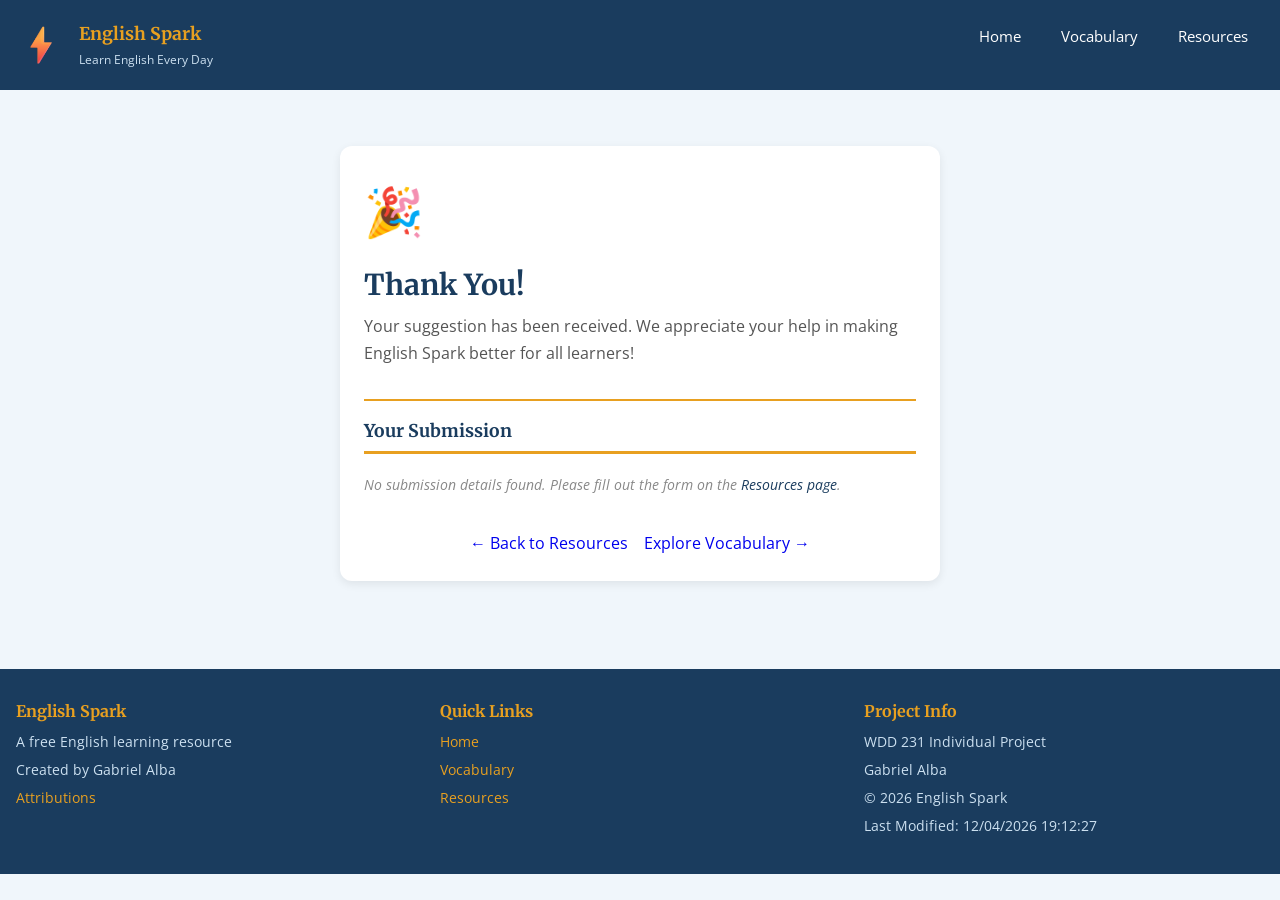
<file: final/thankyou.html>
<!DOCTYPE html>
<html lang="en">

<head>
    <meta charset="UTF-8">
    <meta name="viewport" content="width=device-width, initial-scale=1.0">

    <title>English Spark | Thank You!</title>

    <meta name="description"
        content="Thank you for your suggestion! We will review it and consider adding it to English Spark.">

    <meta name="author" content="Gabriel Alba">

    <link rel="icon" href="images/favicon.ico">

    <link rel="preconnect" href="https://fonts.googleapis.com">
    <link rel="preconnect" href="https://fonts.gstatic.com" crossorigin>
    <link href="https://fonts.googleapis.com/css2?family=Merriweather:wght@400;700&family=Open+Sans:wght@400;600;700&display=swap"
        rel="stylesheet">

    <link rel="stylesheet" href="styles/normalize.css">
    <link rel="stylesheet" href="styles/small.css">
    <link rel="stylesheet" href="styles/larger.css">

    <script src="scripts/thankyou.js" type="module" defer></script>
</head>

<body>

    <!-- HEADER -->
    <header>
        <div class="header-container">
            <div class="logo-container">
                <img src="images/logo.png"
                    alt="English Spark Logo"
                    width="50"
                    height="50">
                <div class="logo-text">
                    <p class="site-name">English Spark</p>
                    <p>Learn English Every Day</p>
                </div>
            </div>
            <nav>
                <button id="menu" aria-label="Open navigation menu"></button>
                <ul class="navigation">
                    <li><a href="index.html">Home</a></li>
                    <li><a href="vocabulary.html">Vocabulary</a></li>
                    <li><a href="resources.html">Resources</a></li>
                </ul>
            </nav>
        </div>
    </header>

    <!-- MAIN -->
    <main>

        <div class="card align-center" style="max-width: 600px; margin: 2rem auto;">

            <div style="font-size: 3rem; margin-bottom: 1rem;">🎉</div>

            <h1 style="font-size: 1.8rem; margin-bottom: 0.5rem;">Thank You!</h1>
            <p style="color: #555; margin-bottom: 2rem;">
                Your suggestion has been received. We appreciate your help in making
                English Spark better for all learners!
            </p>

            <!-- SUBMISSION SUMMARY -->
            <section style="text-align: left; border-top: 2px solid #e8a020; padding-top: 1.2rem;">
                <h2 class="section-title" style="font-size: 1.1rem;">Your Submission</h2>

                <dl id="summary" style="display: grid; gap: 0.8rem;">
                    <!-- Populated by thankyou.js -->
                </dl>
            </section>

            <div style="margin-top: 2rem; display: flex; gap: 1rem; flex-wrap: wrap; justify-content: center;">
                <a href="resources.html" class="spark-btn-main">← Back to Resources</a>
                <a href="vocabulary.html" class="spark-btn-alt">Explore Vocabulary →</a>
            </div>

        </div>

    </main>

    <!-- FOOTER -->
    <footer>
        <div class="footer-container">

            <div class="footer-info">
                <h2>English Spark</h2>
                <p>A free English learning resource</p>
                <p>Created by Gabriel Alba</p>
                <p><a href="attributions.html">Attributions</a></p>
            </div>

            <div class="footer-links">
                <h2>Quick Links</h2>
                <p><a href="index.html">Home</a></p>
                <p><a href="vocabulary.html">Vocabulary</a></p>
                <p><a href="resources.html">Resources</a></p>
            </div>

            <div class="footer-dev">
                <h2>Project Info</h2>
                <p>WDD 231 Individual Project</p>
                <p>Gabriel Alba</p>
                <p>&copy; <span id="year"></span> English Spark</p>
                <p id="lastModified"></p>
            </div>

        </div>
    </footer>

</body>
</html>
</file>
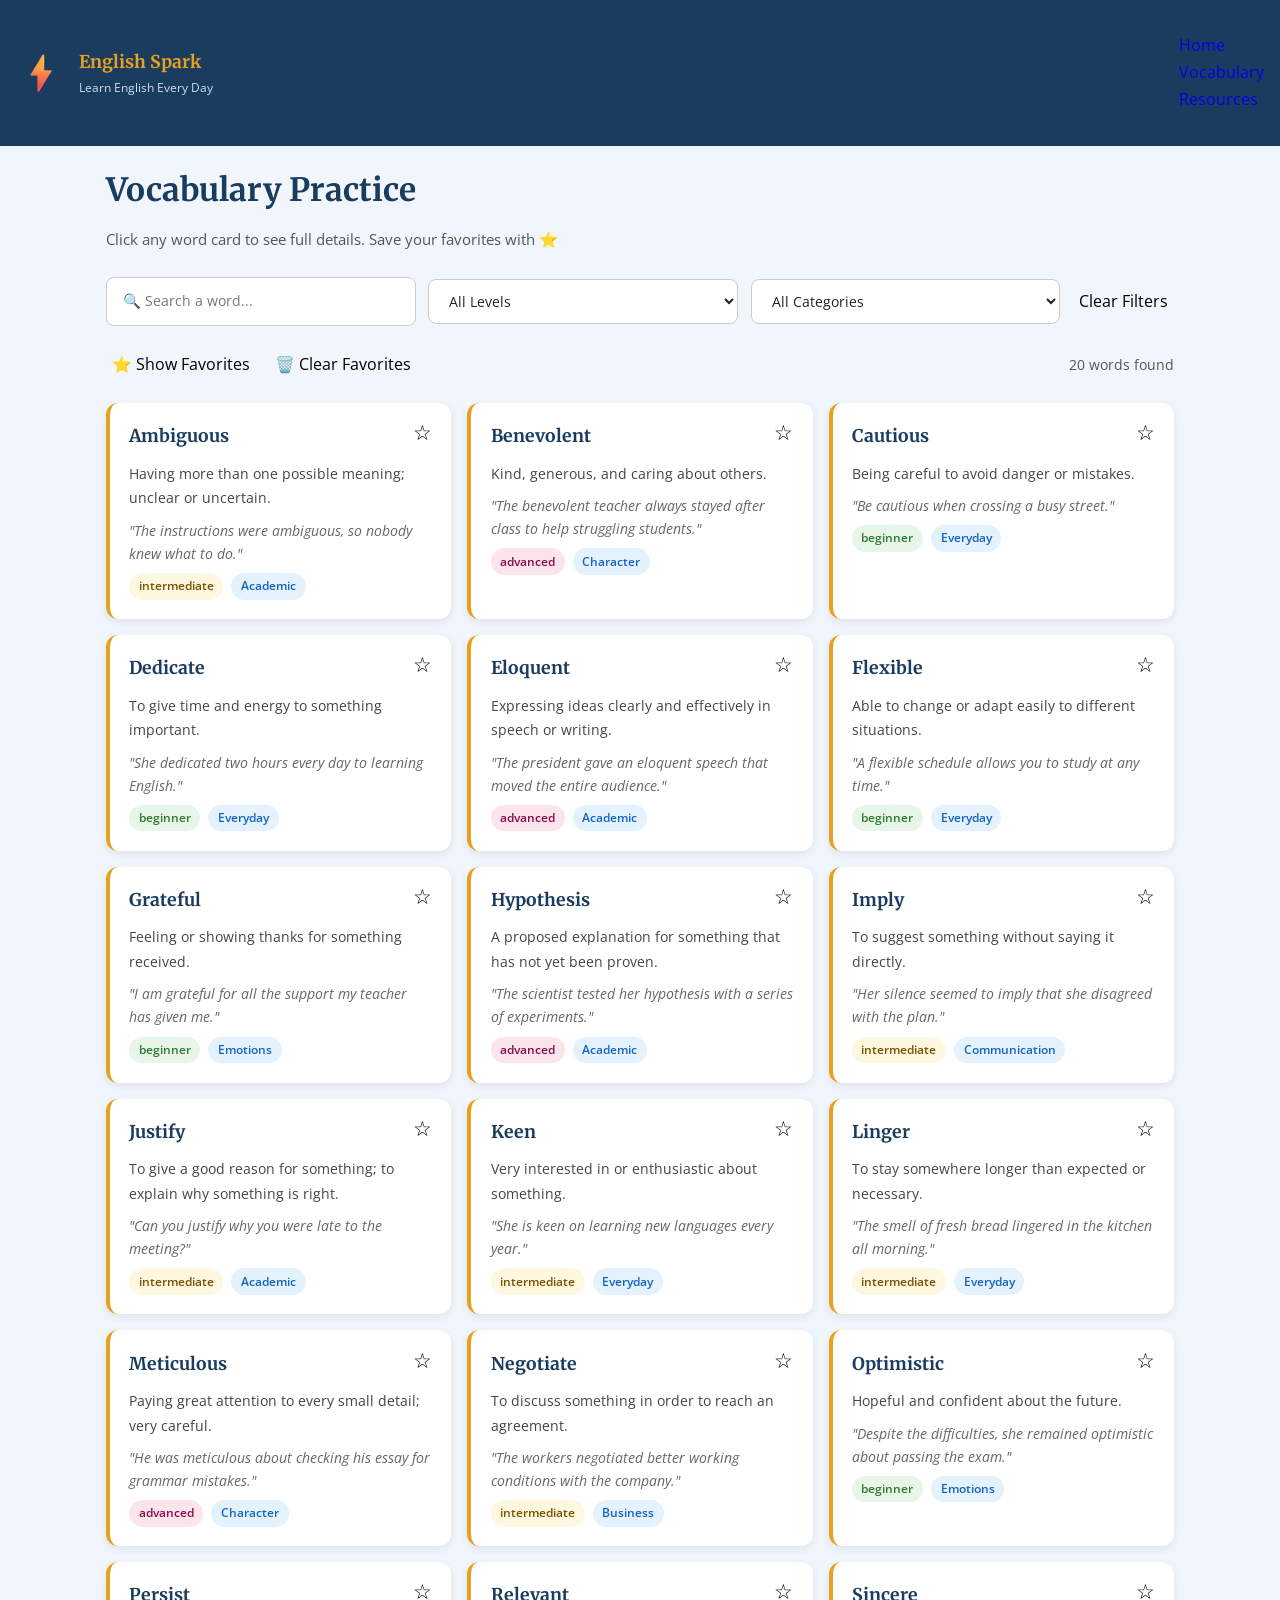
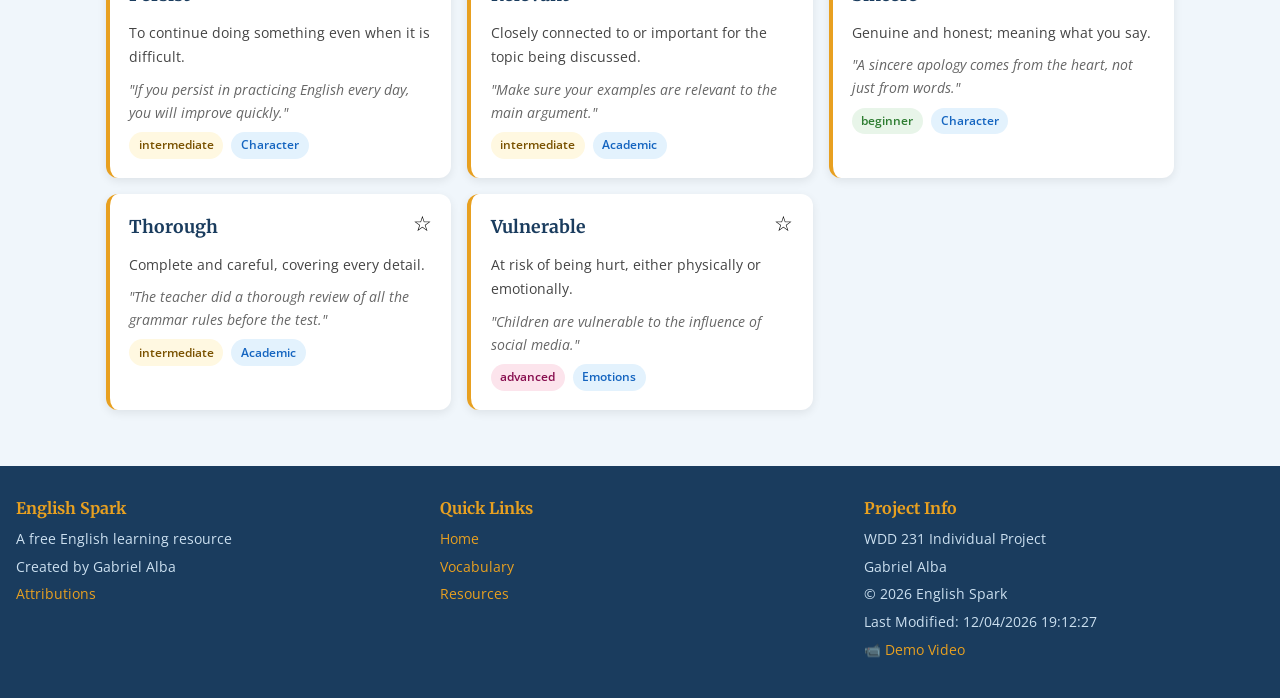
<file: final/vocabulary.html>
<!DOCTYPE html>
<html lang="en">

<head>
    <meta charset="UTF-8">
    <meta name="viewport" content="width=device-width, initial-scale=1.0">

    <title>English Spark | Vocabulary Practice</title>

    <meta name="description"
        content="Practice English vocabulary with interactive word cards. Filter by difficulty, save favorites, and learn with definitions and examples.">

    <meta name="author" content="Gabriel Alba">

    <link rel="icon" href="images/favicon.ico">

    <meta property="og:title" content="English Spark | Vocabulary Practice">
    <meta property="og:description"
        content="Filter, explore, and save English vocabulary words. Free for all learners.">
    <meta property="og:image" content="https://galbapaz.github.io/wdd231/final/images/hero.webp">
    <meta property="og:url" content="https://galbapaz.github.io/wdd231/final/vocabulary.html">
    <meta property="og:type" content="website">

    <link rel="preconnect" href="https://fonts.googleapis.com">
    <link rel="preconnect" href="https://fonts.gstatic.com" crossorigin>
    <link href="https://fonts.googleapis.com/css2?family=Merriweather:wght@400;700&family=Open+Sans:wght@400;600;700&display=swap"
        rel="stylesheet">

    <link rel="stylesheet" href="styles/normalize.css">
    <link rel="stylesheet" href="styles/small.css">
    <link rel="stylesheet" href="styles/larger.css">

    <script src="scripts/vocabulary.js" type="module"></script>
</head>

<body>

    <!-- HEADER -->
    <header>
        <div class="header-container">
            <div class="logo-container">
                <img src="images/logo.png"
                    alt="English Spark Logo"
                    width="50"
                    height="50">
                <div class="logo-text">
                    <p class="site-name">English Spark</p>
                    <p>Learn English Every Day</p>
                </div>
            </div>
            <nav>
                <button id="menu" aria-label="Open navigation menu"></button>
                <ul class="spark-nav">
                    <li><a href="index.html">Home</a></li>
                    <li><a href="vocabulary.html" class="active">Vocabulary</a></li>
                    <li><a href="resources.html">Resources</a></li>
                </ul>
            </nav>
        </div>
    </header>

    <!-- MAIN -->
    <main>

        <h1>Vocabulary Practice</h1>
        <p class="page-subtitle">
            Click any word card to see full details. Save your favorites with ⭐
        </p>

        <!-- FILTER BAR -->
        <div class="filter-bar">

            <input
                type="text"
                id="search-input"
                placeholder="🔍 Search a word..."
                aria-label="Search vocabulary words">

            <select id="difficulty-filter" aria-label="Filter by difficulty">
                <option value="all">All Levels</option>
                <option value="beginner">Beginner</option>
                <option value="intermediate">Intermediate</option>
                <option value="advanced">Advanced</option>
            </select>

            <select id="category-filter" aria-label="Filter by category">
                <option value="all">All Categories</option>
                <option value="Academic">Academic</option>
                <option value="Everyday">Everyday</option>
                <option value="Emotions">Emotions</option>
                <option value="Character">Character</option>
                <option value="Business">Business</option>
                <option value="Communication">Communication</option>
            </select>

            <button id="clear-filters" class="spark-btn-alt">
                Clear Filters
            </button>

        </div>

        <!-- FAVORITES TOGGLE -->
        <div class="favorites-bar">
            <button id="show-favorites" class="spark-btn-main">
                ⭐ Show Favorites
            </button>
            <button id="clear-favorites" class="spark-btn-alt">
                🗑️ Clear Favorites
            </button>
            <span id="results-count" class="results-count"></span>
        </div>

        <!-- WORDS GRID -->
        <div id="vocab-container" class="words-grid vocab-grid">
            <!-- Injected by vocabulary.js -->
        </div>

        <!-- NO RESULTS MESSAGE -->
        <p id="no-results" class="no-results hidden">
            No words found. Try a different search or filter.
        </p>

    </main>

    <!-- FOOTER -->
    <footer>
        <div class="footer-container">

            <div class="footer-info">
                <h2>English Spark</h2>
                <p>A free English learning resource</p>
                <p>Created by Gabriel Alba</p>
                <p><a href="attributions.html">Attributions</a></p>
            </div>

            <div class="footer-links">
                <h2>Quick Links</h2>
                <p><a href="index.html">Home</a></p>
                <p><a href="vocabulary.html">Vocabulary</a></p>
                <p><a href="resources.html">Resources</a></p>
            </div>

            <div class="footer-dev">
                <h2>Project Info</h2>
                <p>WDD 231 Individual Project</p>
                <p>Gabriel Alba</p>
                <p>&copy; <span id="year"></span> English Spark</p>
                <p id="lastModified"></p>
                <p><a href="#" id="video-link" target="_blank">📹 Demo Video</a></p>
            </div>

        </div>
    </footer>

    <!-- WORD DETAIL MODAL -->
    <dialog id="word-modal">
        <button class="modal-close" aria-label="Close modal">✖</button>

        <p class="modal-label">Word</p>
        <h2 id="modal-word">Word</h2>

        <p class="modal-label">Pronunciation</p>
        <p id="modal-pronunciation"></p>

        <p class="modal-label">Definition</p>
        <p id="modal-definition"></p>

        <p class="modal-label">Example Sentence</p>
        <p id="modal-example" class="modal-example"></p>

        <div id="modal-tags" class="modal-tags"></div>

        <button id="modal-favorite-btn" class="spark-btn-alt modal-favorite-btn">
            ⭐ Save to Favorites
        </button>
    </dialog>

</body>
</html>
</file>
<file: final/styles/small.css>
body {
    font-family: 'Open Sans', sans-serif;
    background-color: #f0f6fb;
    color: #222222;
    line-height: 1.7;
}
header {
    background-color: #1a3c5e;
    color: #ffffff;
    padding: 1rem;
}

.header-container {
    display: flex;
    justify-content: space-between;
    align-items: center;
}

.logo-container {
    display: flex;
    align-items: center;
    gap: 0.8rem;
}

.logo-container img {
    width: 50px;
    height: 50px;
    border-radius: 50%;
    object-fit: cover;
}

.logo-text .site-name {
    font-family: 'Merriweather', serif;
    font-size: 1.1rem;
    font-weight: 700;
    color: #e8a020;
}

.logo-text p {
    font-size: 0.75rem;
    color: #cce0f0;
}

/* ── HAMBURGER MENU ── */
#menu {
    background: none;
    border: none;
    color: #ffffff;
    font-size: 2rem;
    cursor: pointer;
}

#menu::before {
    content: "☰";
}

#menu.open::before {
    content: "✖";
}

/* ── NAVIGATION ── */
.navigation {
    display: none;
    flex-direction: column;
    list-style: none;
    margin-top: 1rem;
}

.navigation.open {
    display: flex;
}

.navigation li {
    border-top: 1px solid rgba(255, 255, 255, 0.15);
}

.navigation a {
    display: block;
    padding: 0.9rem 1rem;
    color: #ffffff;
    text-decoration: none;
    font-size: 0.95rem;
    transition: background-color 0.3s ease;
}

.navigation a:hover {
    background-color: #245280;
}

.navigation .active {
    background-color: #245280;
    font-weight: 700;
    color: #e8a020;
}

/* ── MAIN ── */
main {
    padding: 1.5rem 1rem;
}

/* ── HEADINGS ── */
h1 {
    font-family: 'Merriweather', serif;
    color: #1a3c5e;
    margin-bottom: 1rem;
    line-height: 1.3;
}

h2 {
    font-family: 'Merriweather', serif;
    color: #1a3c5e;
    margin-bottom: 0.8rem;
    line-height: 1.3;
}

h3 {
    font-family: 'Merriweather', serif;
    color: #1a3c5e;
    margin-bottom: 0.5rem;
}

/* ── HERO SECTION ── */
.hero {
    position: relative;
    margin: -1.5rem -1rem 1.5rem -1rem;
}

.hero img {
    width: 100%;
    height: 250px;
    object-fit: cover;
    display: block;
}

.hero::after {
    content: "";
    position: absolute;
    inset: 0;
    background: rgba(26, 60, 94, 0.5);
}

.hero-content {
    position: absolute;
    bottom: 0;
    left: 0;
    right: 0;
    z-index: 2;
    padding: 1.5rem 1rem;
}

.hero-content h1 {
    color: #ffffff;
    font-size: 1.6rem;
    margin-bottom: 0.5rem;
}

.hero-content p {
    color: #cce0f0;
    font-size: 0.95rem;
    margin-bottom: 1rem;
}

.cta-button {
    display: inline-block;
    background-color: #e8a020;
    color: #000000;
    padding: 0.8rem 1.5rem;
    border-radius: 8px;
    font-weight: 700;
    font-size: 0.95rem;
    text-decoration: none;
    transition: background-color 0.3s ease;
}

.cta-button:hover {
    background-color: #c8880f;
}

/* ── CARDS ── */
.card {
    background-color: #ffffff;
    border-radius: 12px;
    padding: 1.5rem;
    box-shadow: 0 3px 10px rgba(0, 0, 0, 0.08);
    margin-bottom: 1.5rem;
}

/* ── WORD CARDS ── */
.word-card {
    background-color: #ffffff;
    border-radius: 12px;
    padding: 1.2rem;
    box-shadow: 0 3px 10px rgba(0, 0, 0, 0.08);
    border-left: 4px solid #e8a020;
    cursor: pointer;
    transition: transform 0.2s ease, box-shadow 0.2s ease;
}

.word-card:hover {
    transform: translateY(-3px);
    box-shadow: 0 6px 16px rgba(0, 0, 0, 0.12);
}

.word-card .word {
    font-family: 'Merriweather', serif;
    font-size: 1.1rem;
    color: #1a3c5e;
    font-weight: 700;
    margin-bottom: 0.3rem;
}

.word-card .definition {
    font-size: 0.9rem;
    color: #444;
    margin-bottom: 0.5rem;
}

.word-card .example {
    font-size: 0.85rem;
    color: #666;
    font-style: italic;
    margin-bottom: 0.5rem;
}

.word-card .tags {
    display: flex;
    gap: 0.5rem;
    flex-wrap: wrap;
}

.tag {
    font-size: 0.75rem;
    padding: 0.2rem 0.6rem;
    border-radius: 20px;
    font-weight: 600;
}

.tag-beginner {
    background-color: #e8f5e9;
    color: #2e7d32;
}

.tag-intermediate {
    background-color: #fff8e1;
    color: #7a5200;
}

.tag-advanced {
    background-color: #fce4ec;
    color: #880e4f;
}

.tag-category {
    background-color: #e3f2fd;
    color: #1565c0;
}

/* ── BUTTONS ── */
.btn-primary {
    display: inline-block;
    background-color: #1a3c5e;
    color: #ffffff;
    padding: 0.7rem 1.4rem;
    border-radius: 8px;
    font-weight: 700;
    font-size: 0.9rem;
    cursor: pointer;
    transition: background-color 0.3s ease;
    border: none;
}

.btn-primary:hover {
    background-color: #245280;
}

.btn-secondary {
    display: inline-block;
    background-color: #e8a020;
    color: #000000;
    padding: 0.7rem 1.4rem;
    border-radius: 8px;
    font-weight: 700;
    font-size: 0.9rem;
    cursor: pointer;
    transition: background-color 0.3s ease;
    border: none;
}

.btn-secondary:hover {
    background-color: #c8880f;
}

/* ── SECTION TITLES ── */
.section-title {
    font-family: 'Merriweather', serif;
    color: #1a3c5e;
    font-size: 1.3rem;
    margin-bottom: 1.2rem;
    padding-bottom: 0.5rem;
    border-bottom: 3px solid #e8a020;
}

/* ── GRIDS ── */
.words-grid {
    display: grid;
    gap: 1rem;
}

/* ── FILTER BAR ── */
.filter-bar {
    display: flex;
    flex-direction: column;
    gap: 0.8rem;
    margin-bottom: 1.5rem;
}

.filter-bar select,
.filter-bar input {
    padding: 0.7rem 1rem;
    border: 1px solid #ccc;
    border-radius: 8px;
    font-size: 0.9rem;
    background-color: #ffffff;
    color: #222;
}

.filter-bar select:focus,
.filter-bar input:focus {
    outline: none;
    border-color: #1a3c5e;
}

/* ── MODAL ── */
dialog {
    border: none;
    border-radius: 15px;
    padding: 2rem;
    max-width: 500px;
    width: 90%;
    box-shadow: 0 8px 30px rgba(0, 0, 0, 0.25);
    position: relative;
}

dialog h2 {
    font-family: 'Merriweather', serif;
    color: #1a3c5e;
    margin-bottom: 1rem;
    font-size: 1.4rem;
}

dialog p {
    margin-bottom: 0.8rem;
    color: #333;
    font-size: 0.95rem;
}

dialog::backdrop {
    background-color: rgba(0, 0, 0, 0.5);
}

.modal-close {
    position: absolute;
    top: 1rem;
    right: 1rem;
    background: none;
    border: none;
    font-size: 1.3rem;
    cursor: pointer;
    color: #666;
    transition: color 0.2s ease;
}

.modal-close:hover {
    color: #1a3c5e;
}

.modal-label {
    font-size: 0.75rem;
    font-weight: 700;
    text-transform: uppercase;
    letter-spacing: 0.05em;
    color: #1a3c5e;
    margin-bottom: 0.2rem;
}

/* ── FORMS ── */
form {
    display: flex;
    flex-direction: column;
    gap: 1.2rem;
}

form label {
    display: flex;
    flex-direction: column;
    gap: 0.4rem;
    font-weight: 600;
    color: #333;
    font-size: 0.95rem;
}

form input,
form textarea,
form select {
    padding: 0.75rem 1rem;
    border: 1px solid #ccc;
    border-radius: 8px;
    font-size: 1rem;
    background-color: #f9f9f9;
    transition: border-color 0.3s ease;
}

form input:focus,
form textarea:focus,
form select:focus {
    outline: none;
    border-color: #1a3c5e;
    background-color: #fff;
}

form textarea {
    resize: vertical;
    min-height: 100px;
}

form input[type="submit"] {
    background-color: #1a3c5e;
    color: #ffffff;
    font-weight: 700;
    border-radius: 8px;
    cursor: pointer;
    padding: 0.9rem;
    transition: background-color 0.3s ease;
    border: none;
}

form input[type="submit"]:hover {
    background-color: #245280;
}

/* ── FAVORITE BUTTON ── */
.btn-favorite {
    background: none;
    border: none;
    font-size: 1.3rem;
    cursor: pointer;
    padding: 0;
    line-height: 1;
}

/* ── FOOTER ── */
footer {
    background-color: #1a3c5e;
    color: #cce0f0;
    padding: 2rem 1rem;
    margin-top: 2rem;
}

.footer-container {
    display: flex;
    flex-direction: column;
    gap: 1.5rem;
    text-align: center;
}

.footer-container h2 {
    font-family: 'Merriweather', serif;
    color: #e8a020;
    font-size: 1rem;
    margin-bottom: 0.5rem;
}

.footer-container p {
    font-size: 0.85rem;
    margin-bottom: 0.3rem;
}

.footer-container a {
    color: #e8a020;
    text-decoration: none;
    font-size: 0.85rem;
}

.footer-container a:hover {
    text-decoration: underline;
}

.footer-social {
    display: flex;
    justify-content: center;
    gap: 1rem;
}

.footer-social img {
    width: 36px;
    height: 36px;
    object-fit: contain;
}

/* ── UTILITY ── */
.text-center { text-align: center; }
.mt-1 { margin-top: 1rem; }
.mt-2 { margin-top: 2rem; }
.mb-1 { margin-bottom: 1rem; }

.page-subtitle {
    color: #555;
    margin-bottom: 1.5rem;
    font-size: 0.95rem;
}

.favorites-bar {
    display: flex;
    flex-wrap: wrap;
    gap: 0.8rem;
    align-items: center;
    margin-bottom: 1.5rem;
}

.results-count {
    font-size: 0.85rem;
    color: #555;
    margin-left: auto;
}

.card-top {
    display: flex;
    justify-content: space-between;
    align-items: flex-start;
    margin-bottom: 0.3rem;
}

.no-results {
    text-align: center;
    color: #888;
    font-style: italic;
    margin-top: 2rem;
    font-size: 1rem;
}

/* ── HIDDEN UTILITY ── */
.hidden { display: none; }

/* ── MODAL EXTRAS ── */
.modal-example { font-style: italic; }
.modal-tags { margin-top: 0.8rem; }
.modal-favorite-btn { margin-top: 1.2rem; }
</file>
<file: final/styles/larger.css>
@media screen and (min-width: 768px) {

    
    #menu {
        display: none;
    }

    .navigation {
        display: flex;
        flex-direction: row;
        gap: 0.5rem;
        margin-top: 0;
    }

    .navigation li {
        border-top: none;
    }

    .navigation a {
        padding: 0.5rem 1rem;
        border-radius: 6px;
        font-size: 0.95rem;
    }

    .navigation a:hover {
        background-color: #245280;
    }

    .navigation .active {
        background-color: #0d2238;
        color: #e8a020;
    }

    
    .hero img {
        height: 420px;
    }

    .hero-content {
        padding: 2rem 3rem;
    }

    .hero-content h1 {
        font-size: 2.4rem;
        max-width: 600px;
    }

    .hero-content p {
        font-size: 1.1rem;
        max-width: 500px;
    }

    
    .home-intro {
        display: grid;
        grid-template-columns: 2fr 1fr;
        gap: 2rem;
        align-items: start;
        margin-bottom: 2rem;
    }

    .words-grid {
        grid-template-columns: repeat(2, 1fr);
    }

    
    .filter-bar {
        flex-direction: row;
        align-items: center;
    }

    .filter-bar select,
    .filter-bar input {
        flex: 1;
    }

    .vocab-grid {
        grid-template-columns: repeat(2, 1fr);
    }

    
    .resources-layout {
        display: grid;
        grid-template-columns: 2fr 1fr;
        gap: 2rem;
        align-items: start;
    }

   
    .footer-container {
        display: grid;
        grid-template-columns: repeat(3, 1fr);
        align-items: start;
        text-align: left;
    }

    .footer-social {
        justify-content: flex-start;
    }

}


@media screen and (min-width: 1024px) {

    main {
        max-width: 1100px;
        margin-left: auto;
        margin-right: auto;
    }

    .words-grid {
        grid-template-columns: repeat(3, 1fr);
    }

    .vocab-grid {
        grid-template-columns: repeat(3, 1fr);
    }

    .hero-content h1 {
        font-size: 2.8rem;
    }

}
</file>
